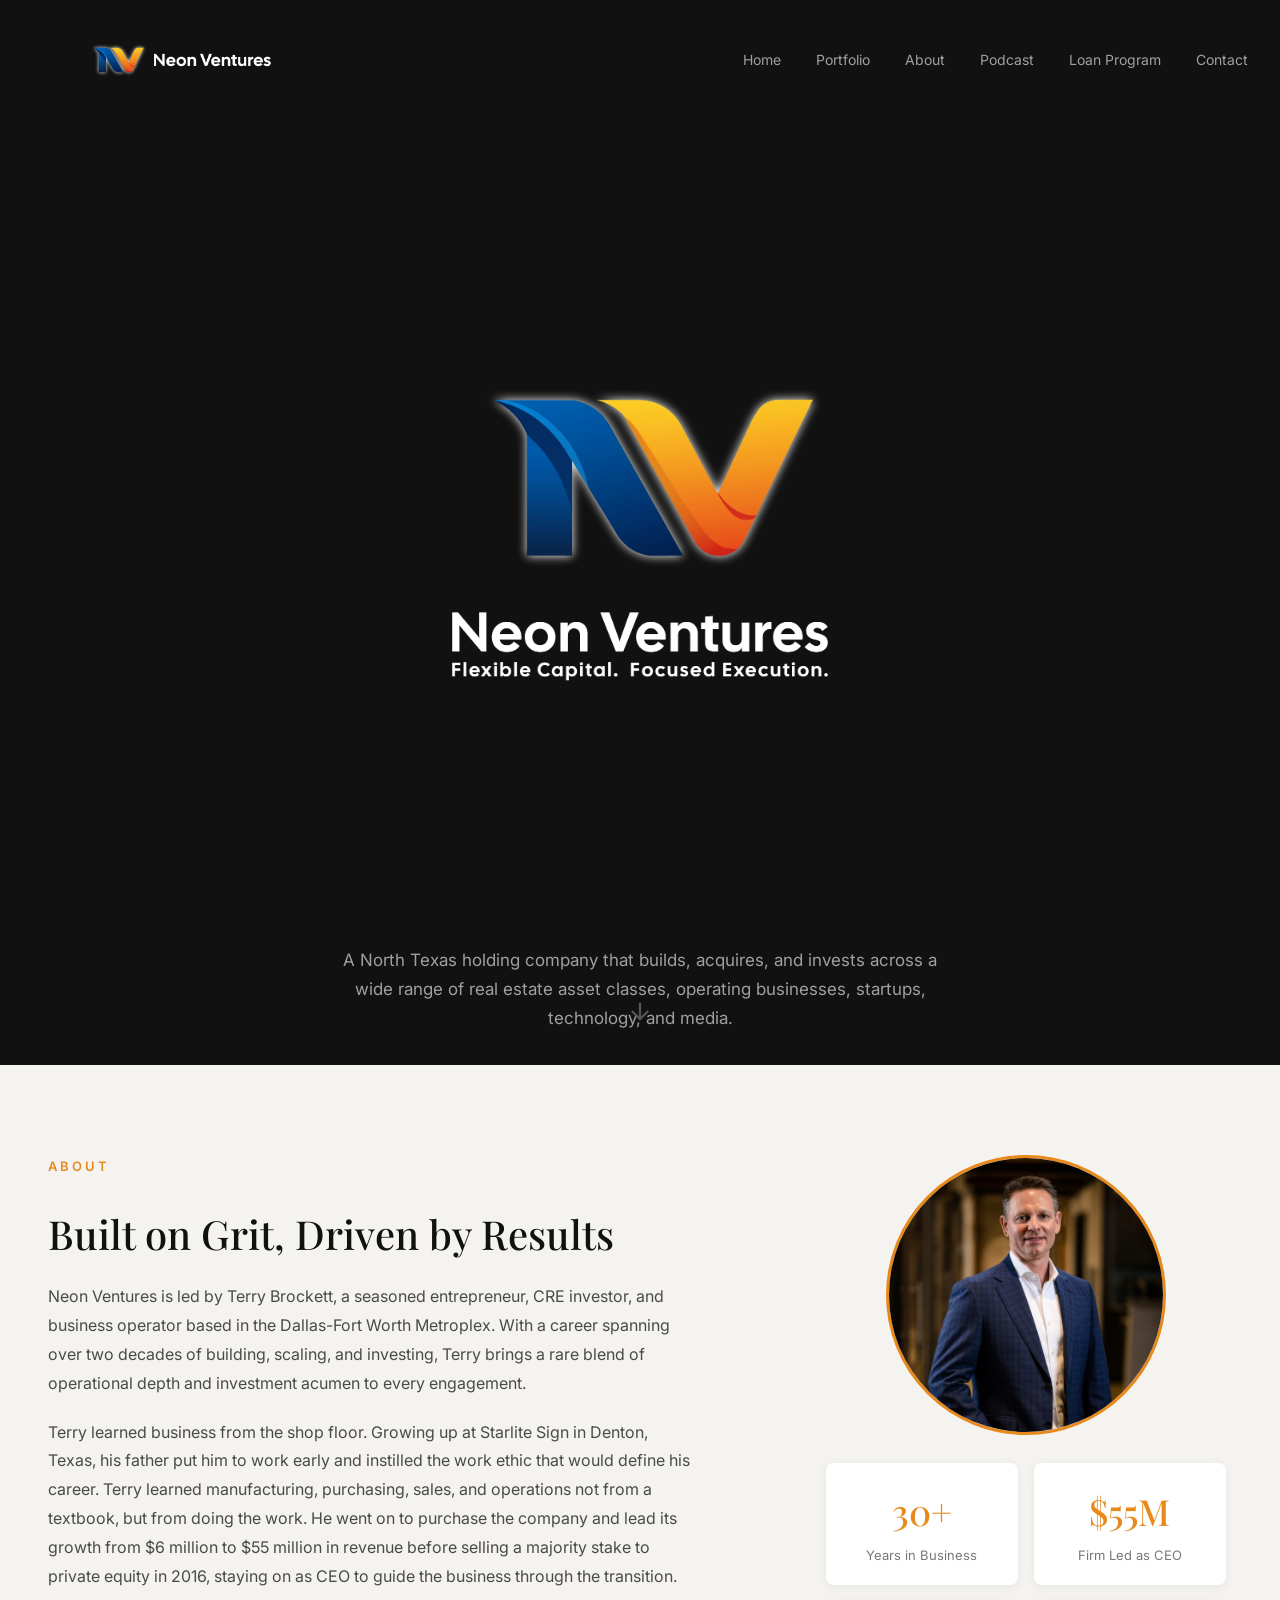
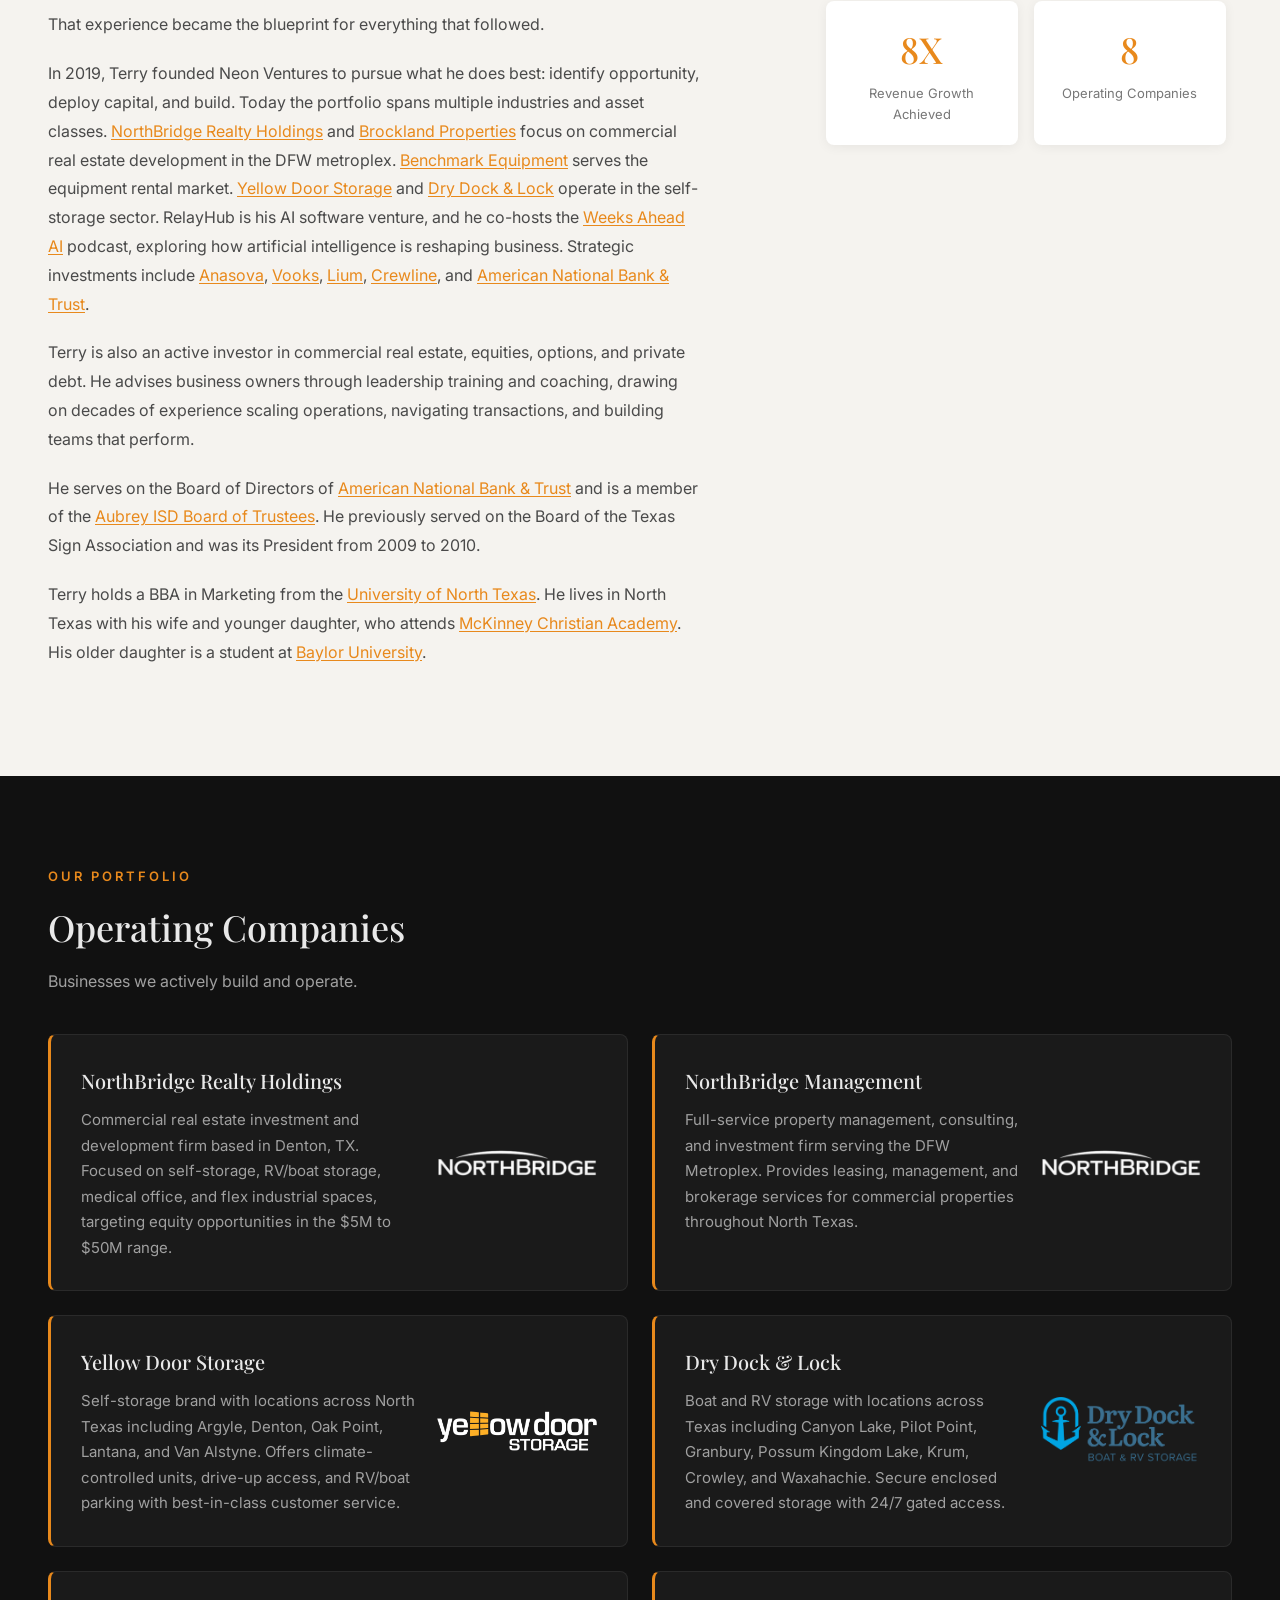
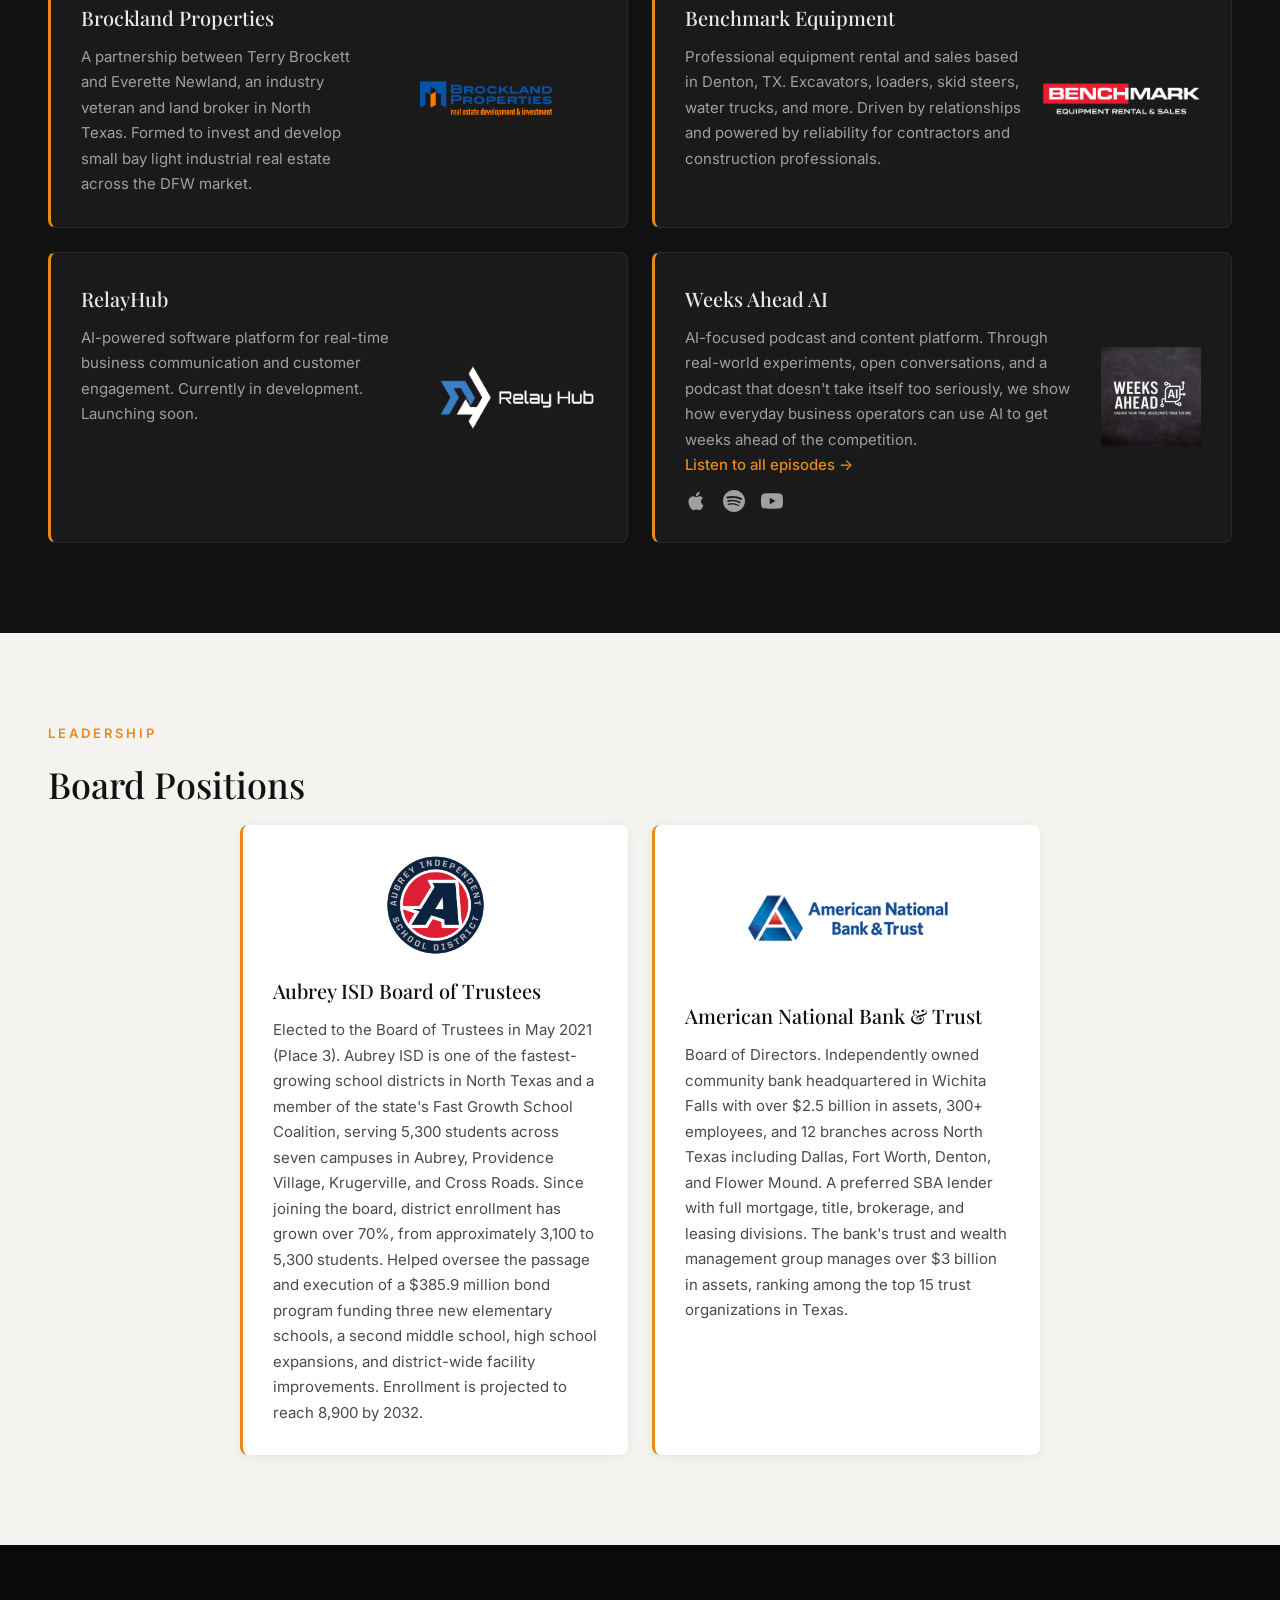
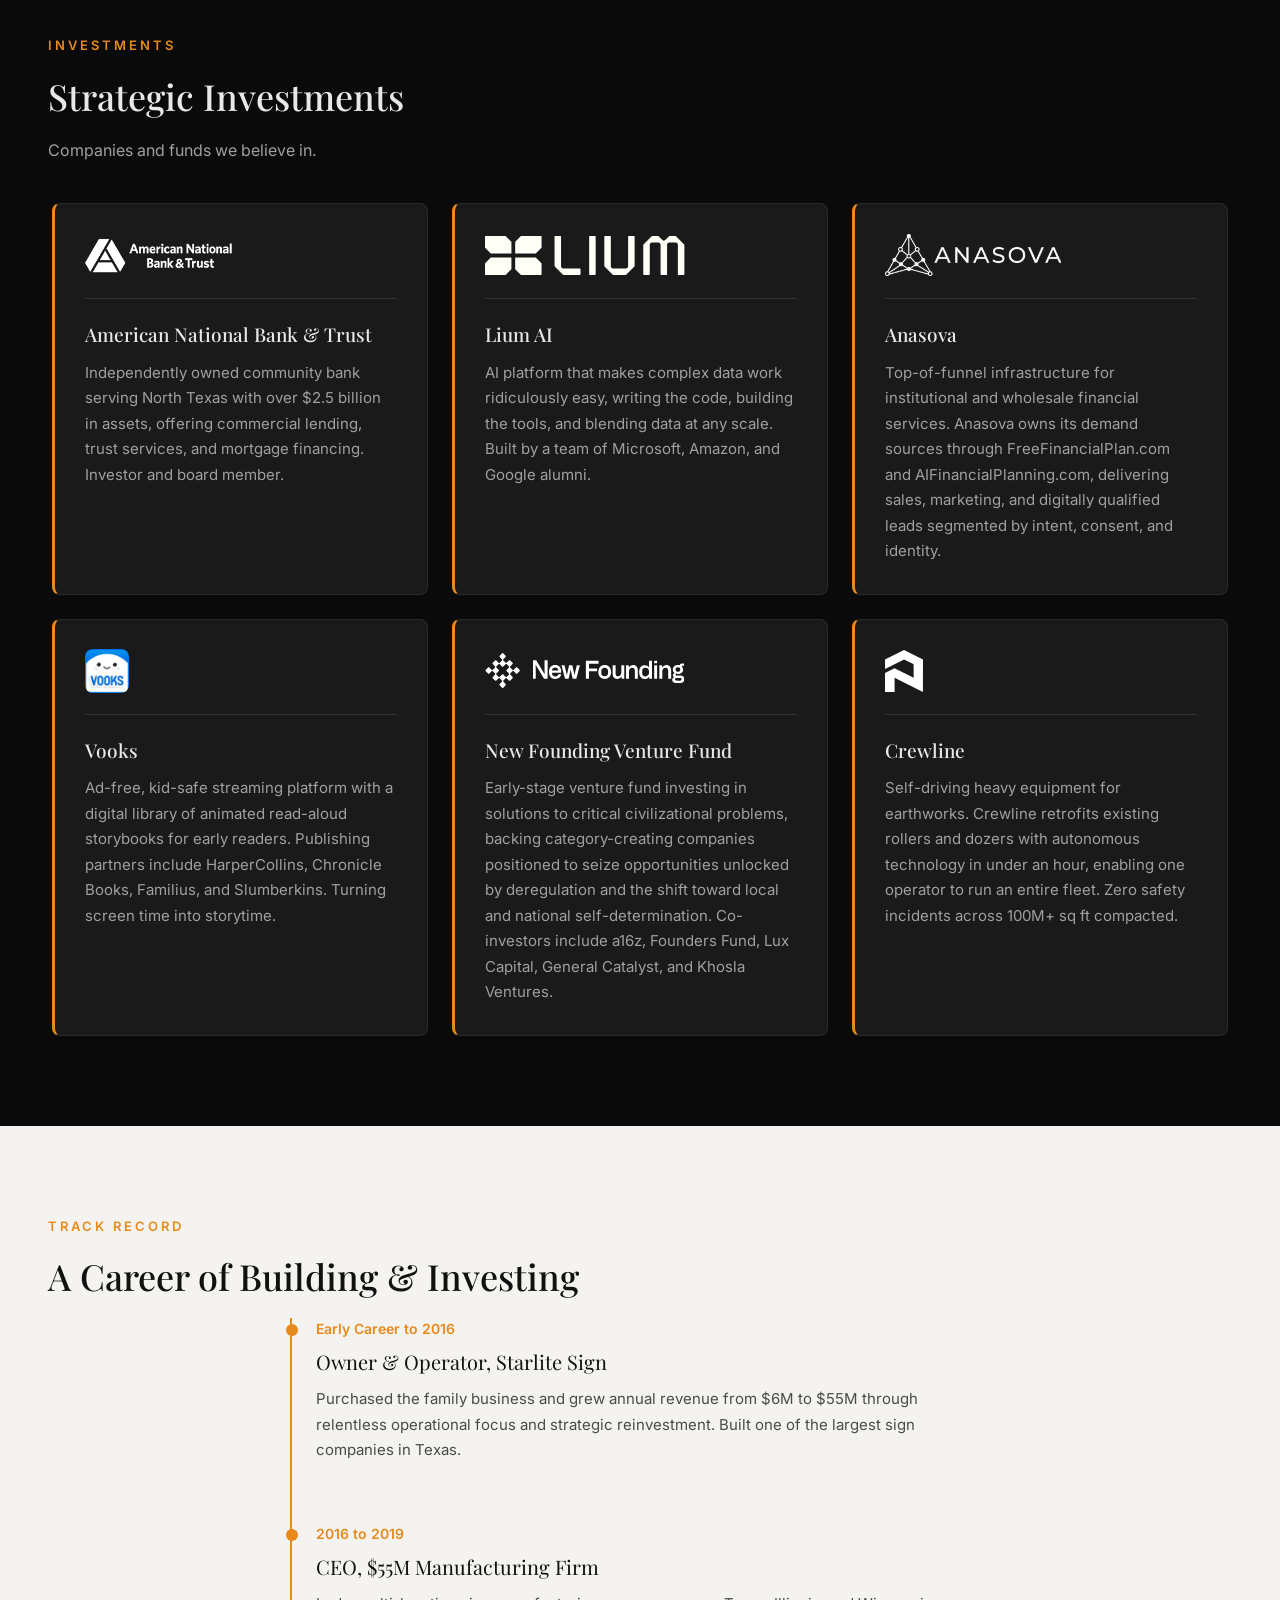
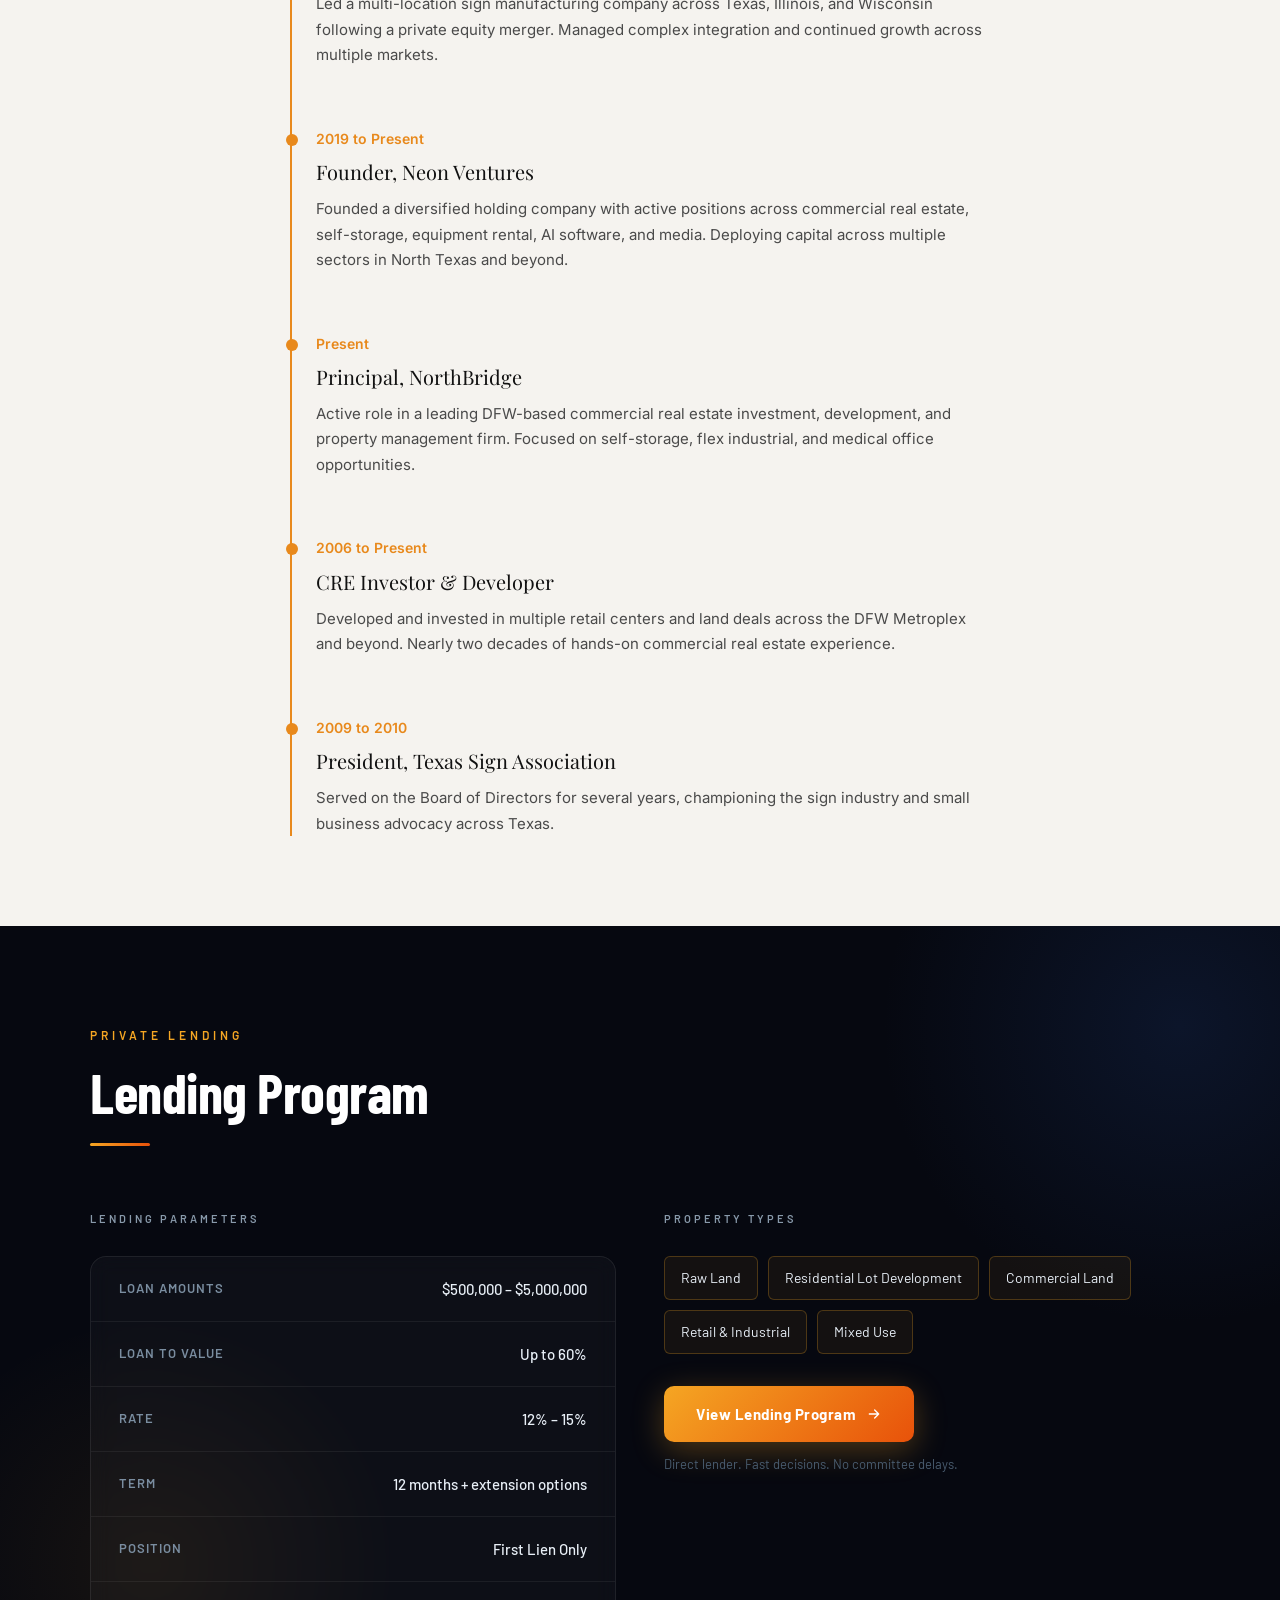
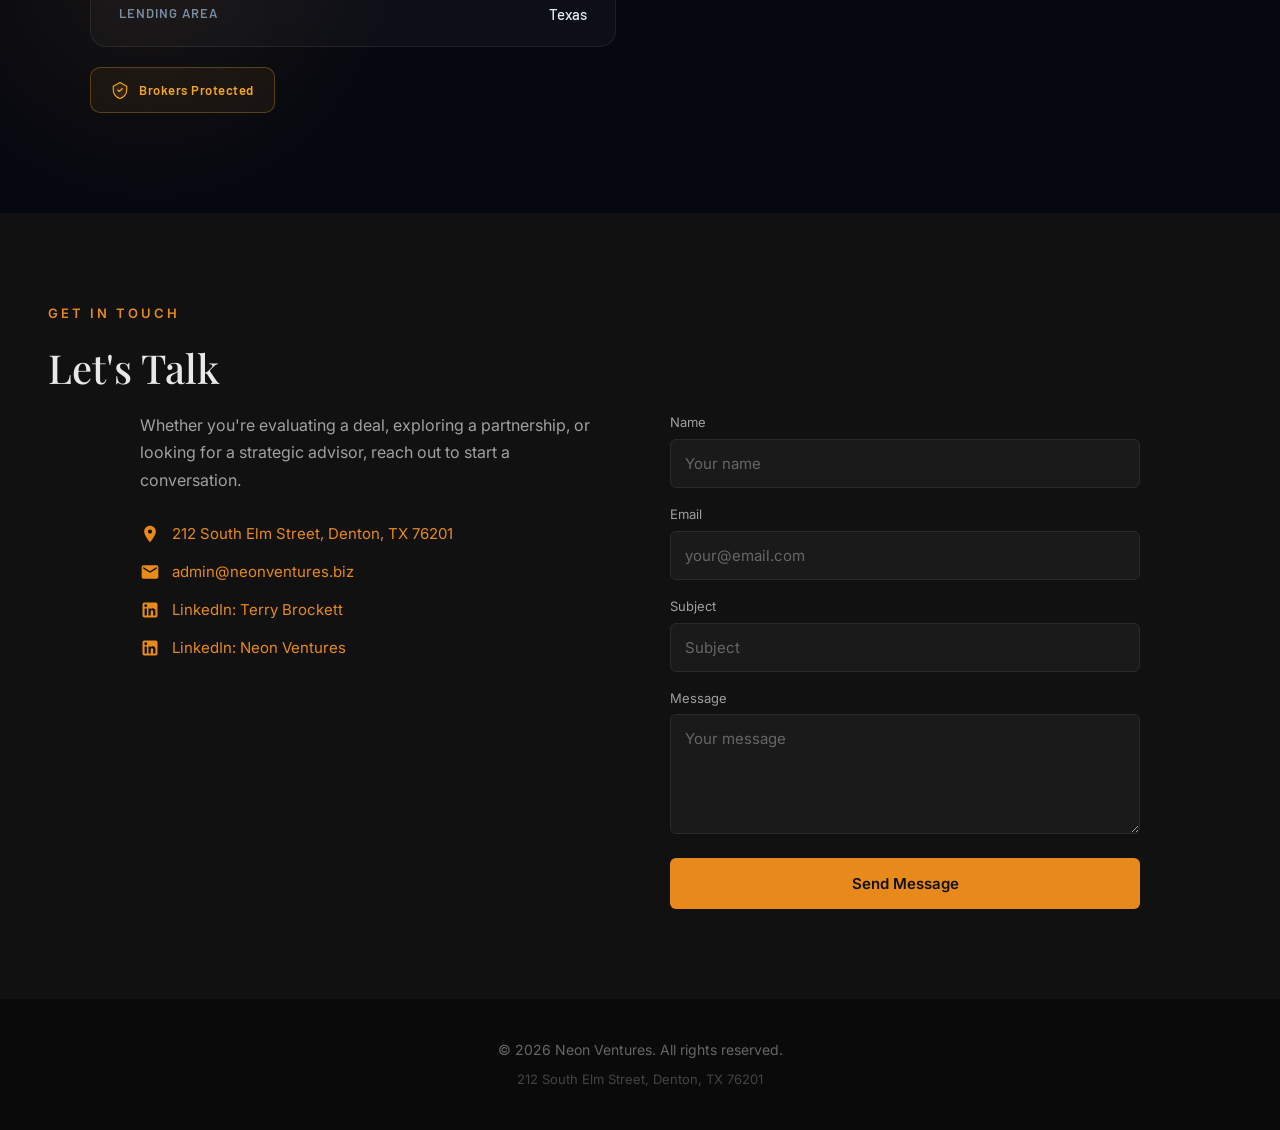
<file: index.html>
<!DOCTYPE html>
<html lang="en">
<head>
  <meta charset="UTF-8">
  <meta name="viewport" content="width=device-width, initial-scale=1.0">
  <title>Neon Ventures | Flexible Capital. Focused Execution.</title>
  <link rel="preconnect" href="https://fonts.googleapis.com">
  <link rel="preconnect" href="https://fonts.gstatic.com" crossorigin>
  <link href="https://fonts.googleapis.com/css2?family=Inter:wght@400;500;600&family=Playfair+Display:wght@400;500;600&display=swap" rel="stylesheet">
  <link href="https://fonts.googleapis.com/css2?family=Barlow:wght@400;500;600;700&family=Barlow+Condensed:wght@600;700&display=swap" rel="stylesheet">
  <meta name="description" content="Neon Ventures is a North Texas holding company that builds, acquires, and invests across real estate, operating businesses, startups, technology, and media.">
  <link rel="icon" type="image/webp" href="neon-ventures-a7.webp">
  <meta name="theme-color" content="#111111">
  <meta property="og:title" content="Neon Ventures | Flexible Capital. Focused Execution.">
  <meta property="og:description" content="A North Texas holding company that builds, acquires, and invests across real estate, operating businesses, startups, technology, and media.">
  <meta property="og:image" content="https://neonventures.biz/neon-ventures-a1.webp">
  <meta property="og:image:width" content="1200">
  <meta property="og:image:height" content="1200">
  <meta property="og:type" content="website">
  <link rel="canonical" href="https://www.neonventures.biz/">
  <meta property="og:url" content="https://www.neonventures.biz/">
  <meta property="og:site_name" content="Neon Ventures">
  <meta name="twitter:card" content="summary_large_image">
  <meta name="twitter:title" content="Neon Ventures | Flexible Capital. Focused Execution.">
  <meta name="twitter:description" content="A North Texas holding company that builds, acquires, and invests across real estate, operating businesses, startups, technology, and media.">
  <meta name="twitter:image" content="https://www.neonventures.biz/neon-ventures-a1.webp">
  <script type="application/ld+json">
  {
    "@context": "https://schema.org",
    "@graph": [
      {
        "@type": "Organization",
        "@id": "https://www.neonventures.biz/#organization",
        "name": "Neon Ventures",
        "url": "https://www.neonventures.biz/",
        "logo": "https://www.neonventures.biz/neon-ventures-a1.webp",
        "email": "admin@neonventures.biz",
        "foundingDate": "2019",
        "description": "A North Texas holding company that builds, acquires, and invests across real estate, operating businesses, startups, technology, and media.",
        "founder": { "@id": "https://www.neonventures.biz/#terry-brockett" },
        "address": {
          "@type": "PostalAddress",
          "streetAddress": "212 South Elm Street",
          "addressLocality": "Denton",
          "addressRegion": "TX",
          "postalCode": "76201",
          "addressCountry": "US"
        },
        "sameAs": ["https://www.linkedin.com/company/111863066"]
      },
      {
        "@type": "Person",
        "@id": "https://www.neonventures.biz/#terry-brockett",
        "name": "Terry Brockett",
        "jobTitle": "Founder",
        "worksFor": { "@id": "https://www.neonventures.biz/#organization" },
        "alumniOf": { "@type": "CollegeOrUniversity", "name": "University of North Texas" },
        "sameAs": ["https://www.linkedin.com/in/terry-brockett-36996916/"]
      },
      {
        "@type": "WebSite",
        "@id": "https://www.neonventures.biz/#website",
        "url": "https://www.neonventures.biz/",
        "name": "Neon Ventures",
        "publisher": { "@id": "https://www.neonventures.biz/#organization" }
      }
    ]
  }
  </script>

  <link rel="stylesheet" href="/styles.css">
</head>
<body>
  <nav class="navbar" id="navbar">
    <a href="#hero" class="navbar-brand">
      <img src="neon-ventures-a7.webp" alt="Neon Ventures">
    </a>
    <div class="nav-links" id="navLinks">
      <a href="#hero">Home</a>
      <a href="#portfolio">Portfolio</a>
      <a href="#about">About</a>
      <a href="/podcast">Podcast</a>
      <a href="/lending">Loan Program</a>
      <a href="#contact">Contact</a>
    </div>
    <button class="nav-toggle" id="navToggle" aria-label="Menu">
      <span></span><span></span><span></span>
    </button>
  </nav>

  <section id="hero" class="hero">
    <img src="neon-ventures-a1.webp" alt="Neon Ventures" class="hero-logo">
    <p class="hero-desc">A North Texas holding company that builds, acquires, and invests across a wide range of real estate asset classes, operating businesses, startups, technology, and media.</p>
    <div class="scroll-indicator">
      <svg viewBox="0 0 24 24" fill="none" stroke="currentColor" stroke-width="2"><path d="M12 5v14M19 12l-7 7-7-7"/></svg>
    </div>
  </section>

  <section id="about" class="section section-light">
    <div class="about-inner">
      <div class="about-bio">
        <p class="section-label">About</p>
        <h2 class="section-header lg" style="color: var(--heading-light);">Built on Grit, Driven by Results</h2>
        <p>Neon Ventures is led by Terry Brockett, a seasoned entrepreneur, CRE investor, and business operator based in the Dallas-Fort Worth Metroplex. With a career spanning over two decades of building, scaling, and investing, Terry brings a rare blend of operational depth and investment acumen to every engagement.</p>
        <p>Terry learned business from the shop floor. Growing up at Starlite Sign in Denton, Texas, his father put him to work early and instilled the work ethic that would define his career. Terry learned manufacturing, purchasing, sales, and operations not from a textbook, but from doing the work. He went on to purchase the company and lead its growth from $6 million to $55 million in revenue before selling a majority stake to private equity in 2016, staying on as CEO to guide the business through the transition.</p>
        <p>That experience became the blueprint for everything that followed.</p>
        <p>In 2019, Terry founded Neon Ventures to pursue what he does best: identify opportunity, deploy capital, and build. Today the portfolio spans multiple industries and asset classes. <a href="https://northbridge.inc" target="_blank" rel="noopener noreferrer">NorthBridge Realty Holdings</a> and <a href="https://www.linkedin.com/company/111873013" target="_blank" rel="noopener noreferrer">Brockland Properties</a> focus on commercial real estate development in the DFW metroplex. <a href="https://benchmarkequip.com" target="_blank" rel="noopener noreferrer">Benchmark Equipment</a> serves the equipment rental market. <a href="https://yellowdoorstorage.com" target="_blank" rel="noopener noreferrer">Yellow Door Storage</a> and <a href="https://drydockboatrv.com" target="_blank" rel="noopener noreferrer">Dry Dock & Lock</a> operate in the self-storage sector. RelayHub is his AI software venture, and he co-hosts the <a href="https://weeksahead.ai" target="_blank" rel="noopener noreferrer">Weeks Ahead AI</a> podcast, exploring how artificial intelligence is reshaping business. Strategic investments include <a href="https://anasova.com" target="_blank" rel="noopener noreferrer">Anasova</a>, <a href="https://vooks.com" target="_blank" rel="noopener noreferrer">Vooks</a>, <a href="https://lium.ai" target="_blank" rel="noopener noreferrer">Lium</a>, <a href="https://crewline.ai" target="_blank" rel="noopener noreferrer">Crewline</a>, and <a href="https://amnat.com" target="_blank" rel="noopener noreferrer">American National Bank & Trust</a>.</p>
        <p>Terry is also an active investor in commercial real estate, equities, options, and private debt. He advises business owners through leadership training and coaching, drawing on decades of experience scaling operations, navigating transactions, and building teams that perform.</p>
        <p>He serves on the Board of Directors of <a href="https://amnat.com" target="_blank" rel="noopener noreferrer">American National Bank & Trust</a> and is a member of the <a href="https://aubreyisd.net" target="_blank" rel="noopener noreferrer">Aubrey ISD Board of Trustees</a>. He previously served on the Board of the Texas Sign Association and was its President from 2009 to 2010.</p>
        <p>Terry holds a BBA in Marketing from the <a href="https://www.unt.edu" target="_blank" rel="noopener noreferrer">University of North Texas</a>. He lives in North Texas with his wife and younger daughter, who attends <a href="https://www.mckinneychristian.org" target="_blank" rel="noopener noreferrer">McKinney Christian Academy</a>. His older daughter is a student at <a href="https://www.baylor.edu" target="_blank" rel="noopener noreferrer">Baylor University</a>.</p>
      </div>
      <div class="about-right">
        <img src="terry-brockett.jpg" alt="Terry Brockett" class="about-photo" loading="lazy">
        <div class="about-stats">
          <div class="about-stat"><div class="num">30+</div><div class="lbl">Years in Business</div></div>
          <div class="about-stat"><div class="num">$55M</div><div class="lbl">Firm Led as CEO</div></div>
          <div class="about-stat"><div class="num">8X</div><div class="lbl">Revenue Growth Achieved</div></div>
          <div class="about-stat"><div class="num">8</div><div class="lbl">Operating Companies</div></div>
        </div>
      </div>
    </div>
  </section>

  <section id="portfolio" class="section section-dark">
    <p class="section-label">Our Portfolio</p>
    <h2 class="section-header">Operating Companies</h2>
    <p class="section-sub">Businesses we actively build and operate.</p>
    <div class="cards-grid col-2">
      <div class="card-dark">
        <div class="card-body">
          <h3><a href="https://northbridge.inc" target="_blank" rel="noopener noreferrer">NorthBridge Realty Holdings</a></h3>
          <p>Commercial real estate investment and development firm based in Denton, TX. Focused on self-storage, RV/boat storage, medical office, and flex industrial spaces, targeting equity opportunities in the $5M to $50M range.</p>
        </div>
        <div class="card-logo-right">
          <a href="https://northbridge.inc" target="_blank" rel="noopener noreferrer"><img src="nb-white-logo.webp" alt="NorthBridge Realty Holdings" loading="lazy"></a>
        </div>
      </div>
      <div class="card-dark">
        <div class="card-body">
          <h3><a href="https://northbridge.inc/management-services/" target="_blank" rel="noopener noreferrer">NorthBridge Management</a></h3>
          <p>Full-service property management, consulting, and investment firm serving the DFW Metroplex. Provides leasing, management, and brokerage services for commercial properties throughout North Texas.</p>
        </div>
        <div class="card-logo-right">
          <a href="https://northbridge.inc/management-services/" target="_blank" rel="noopener noreferrer"><img src="nb-white-logo.webp" alt="NorthBridge Management" loading="lazy"></a>
        </div>
      </div>
      <div class="card-dark">
        <div class="card-body">
          <h3><a href="https://yellowdoorstorage.com" target="_blank" rel="noopener noreferrer">Yellow Door Storage</a></h3>
          <p>Self-storage brand with locations across North Texas including Argyle, Denton, Oak Point, Lantana, and Van Alstyne. Offers climate-controlled units, drive-up access, and RV/boat parking with best-in-class customer service.</p>
        </div>
        <div class="card-logo-right">
          <a href="https://yellowdoorstorage.com" target="_blank" rel="noopener noreferrer"><img src="yellow-door-logo-white-letters.webp" alt="Yellow Door Storage" loading="lazy"></a>
        </div>
      </div>
      <div class="card-dark">
        <div class="card-body">
          <h3><a href="https://drydockboatrv.com" target="_blank" rel="noopener noreferrer">Dry Dock & Lock</a></h3>
          <p>Boat and RV storage with locations across Texas including Canyon Lake, Pilot Point, Granbury, Possum Kingdom Lake, Krum, Crowley, and Waxahachie. Secure enclosed and covered storage with 24/7 gated access.</p>
        </div>
        <div class="card-logo-right">
          <a href="https://drydockboatrv.com" target="_blank" rel="noopener noreferrer"><img src="dry-dock-lock-logo-brs-color.webp" alt="Dry Dock & Lock" loading="lazy"></a>
        </div>
      </div>
      <div class="card-dark">
        <div class="card-body">
          <h3><a href="https://www.linkedin.com/company/111873013" target="_blank" rel="noopener noreferrer">Brockland Properties</a></h3>
          <p>A partnership between Terry Brockett and Everette Newland, an industry veteran and land broker in North Texas. Formed to invest and develop small bay light industrial real estate across the DFW market.</p>
        </div>
        <div class="card-logo-right card-logo-lg">
          <a href="https://www.linkedin.com/company/111873013" target="_blank" rel="noopener noreferrer"><img src="brockland-properties-logo-final.webp" alt="Brockland Properties" loading="lazy"></a>
        </div>
      </div>
      <div class="card-dark">
        <div class="card-body">
          <h3><a href="https://benchmarkequip.com" target="_blank" rel="noopener noreferrer">Benchmark Equipment</a></h3>
          <p>Professional equipment rental and sales based in Denton, TX. Excavators, loaders, skid steers, water trucks, and more. Driven by relationships and powered by reliability for contractors and construction professionals.</p>
        </div>
        <div class="card-logo-right">
          <a href="https://benchmarkequip.com" target="_blank" rel="noopener noreferrer"><img src="benchmark-logo-rgb-color-reverse.webp" alt="Benchmark Equipment" loading="lazy"></a>
        </div>
      </div>
      <div class="card-dark">
        <div class="card-body">
          <h3 class="no-link">RelayHub</h3>
          <p>AI-powered software platform for real-time business communication and customer engagement. Currently in development. Launching soon.</p>
        </div>
        <div class="card-logo-right">
          <img src="relay-hub-branding-reversed.webp" alt="Relay Hub" loading="lazy">
        </div>
      </div>
      <div class="card-dark">
        <div class="card-body">
          <h3><a href="/podcast">Weeks Ahead AI</a></h3>
          <p>AI-focused podcast and content platform. Through real-world experiments, open conversations, and a podcast that doesn't take itself too seriously, we show how everyday business operators can use AI to get weeks ahead of the competition. <a href="/podcast" class="card-inline-link">Listen to all episodes &rarr;</a></p>
          <div class="podcast-links" style="margin-top: 12px; margin-bottom: 0;">
          <a href="https://podcasts.apple.com/us/podcast/weeks-ahead-ai/id1831122696" target="_blank" rel="noopener noreferrer" aria-label="Listen on Apple Podcasts" class="podcast-link-icon">
            <svg width="22" height="22" viewBox="0 0 24 24" fill="currentColor" aria-hidden="true"><path d="M18.71 19.5c-.83 1.24-1.71 2.45-3.05 2.47-1.34.03-1.77-.79-3.29-.79-1.53 0-2 .77-3.27.82-1.31.05-2.3-1.32-3.14-2.53C4.25 17 2.94 12.45 4.7 9.39c.87-1.52 2.43-2.48 4.12-2.51 1.28-.02 2.5.87 3.29.87.78 0 2.26-1.07 3.81-.91.65.03 2.47.26 3.64 1.98-.09.06-2.17 1.28-2.15 3.81.03 3.02 2.65 4.03 2.68 4.04-.03.07-.42 1.44-1.38 2.83M13 3.5c.73-.83 1.94-1.46 2.94-1.5.13 1.17-.34 2.35-1.04 3.19-.69.85-1.83 1.51-2.95 1.42-.15-1.15.41-2.35 1.05-3.11z"/></svg>
          </a>
          <a href="https://open.spotify.com/show/4T69N0FqA46m4SlNnvVf8m" target="_blank" rel="noopener noreferrer" aria-label="Listen on Spotify" class="podcast-link-icon">
            <svg width="22" height="22" viewBox="0 0 24 24" fill="currentColor" aria-hidden="true"><path d="M12 0C5.4 0 0 5.4 0 12s5.4 12 12 12 12-5.4 12-12S18.66 0 12 0zm5.521 17.34c-.24.359-.66.48-1.021.24-2.82-1.74-6.36-2.101-10.561-1.141-.418.122-.779-.179-.899-.539-.12-.421.18-.78.54-.9 4.56-1.021 8.52-.6 11.64 1.32.42.18.479.659.301 1.02zm1.44-3.3c-.301.42-.841.6-1.262.3-3.239-1.98-8.159-2.58-11.939-1.38-.479.12-1.02-.12-1.14-.6-.12-.48.12-1.021.6-1.141C9.6 9.9 15 10.561 18.72 12.84c.361.181.54.78.241 1.2zm.12-3.36C15.24 8.4 8.82 8.16 5.16 9.301c-.6.179-1.2-.181-1.38-.721-.18-.601.18-1.2.72-1.381 4.26-1.26 11.28-1.02 15.721 1.621.539.3.719 1.02.419 1.56-.299.421-1.02.599-1.559.3z"/></svg>
          </a>
          <a href="https://youtube.com/@WeeksAheadAI" target="_blank" rel="noopener noreferrer" aria-label="Watch on YouTube" class="podcast-link-icon">
            <svg width="22" height="22" viewBox="0 0 24 24" fill="currentColor" aria-hidden="true"><path d="M23.498 6.186a3.016 3.016 0 0 0-2.122-2.136C19.505 3.545 12 3.545 12 3.545s-7.505 0-9.377.505A3.017 3.017 0 0 0 .502 6.186C0 8.07 0 12 0 12s0 3.93.502 5.814a3.016 3.016 0 0 0 2.122 2.136c1.871.505 9.376.505 9.376.505s7.505 0 9.377-.505a3.015 3.015 0 0 0 2.122-2.136C24 15.93 24 12 24 12s0-3.93-.502-5.814zM9.545 15.568V8.432L15.818 12l-6.273 3.568z"/></svg>
          </a>
        </div>
        </div>
        <div class="card-logo-right">
          <a href="https://weeksahead.ai" target="_blank" rel="noopener noreferrer"><img src="weeks-ahead-ai.jpeg" alt="Weeks Ahead AI" loading="lazy"></a>
        </div>
      </div>
    </div>
  </section>

  <section class="section section-light">
    <p class="section-label">Leadership</p>
    <h2 class="section-header">Board Positions</h2>
    <div class="cards-narrow">
      <div class="card-light card-with-logo">
        <div class="card-logo-right">
          <a href="https://aubreyisd.net" target="_blank" rel="noopener noreferrer"><img src="aisd-badge-white-bg.webp" alt="Aubrey ISD" loading="lazy"></a>
        </div>
        <div>
          <h3><a href="https://aubreyisd.net" target="_blank" rel="noopener noreferrer">Aubrey ISD Board of Trustees</a></h3>
          <p>Elected to the Board of Trustees in May 2021 (Place 3). Aubrey ISD is one of the fastest-growing school districts in North Texas and a member of the state's Fast Growth School Coalition, serving 5,300 students across seven campuses in Aubrey, Providence Village, Krugerville, and Cross Roads. Since joining the board, district enrollment has grown over 70%, from approximately 3,100 to 5,300 students. Helped oversee the passage and execution of a $385.9 million bond program funding three new elementary schools, a second middle school, high school expansions, and district-wide facility improvements. Enrollment is projected to reach 8,900 by 2032.</p>
        </div>
      </div>
      <div class="card-light card-with-logo">
        <div class="card-logo-right">
          <a href="https://amnat.com" target="_blank" rel="noopener noreferrer"><img src="anbt-logo.webp" alt="American National Bank & Trust" class="card-logo-125" loading="lazy"></a>
        </div>
        <div>
          <h3><a href="https://amnat.com" target="_blank" rel="noopener noreferrer">American National Bank & Trust</a></h3>
          <p>Board of Directors. Independently owned community bank headquartered in Wichita Falls with over $2.5 billion in assets, 300+ employees, and 12 branches across North Texas including Dallas, Fort Worth, Denton, and Flower Mound. A preferred SBA lender with full mortgage, title, brokerage, and leasing divisions. The bank's trust and wealth management group manages over $3 billion in assets, ranking among the top 15 trust organizations in Texas.</p>
        </div>
      </div>
    </div>
  </section>

  <section class="section section-dark-deep">
    <p class="section-label">Investments</p>
    <h2 class="section-header">Strategic Investments</h2>
    <p class="section-sub">Companies and funds we believe in.</p>
    <div class="investments-grid">
      <div class="investment-card">
        <div class="investment-logo">
          <a href="https://amnat.com" target="_blank" rel="noopener noreferrer"><img src="anbt-logo.webp" alt="American National Bank &amp; Trust" class="inv-logo-white" loading="lazy"></a>
        </div>
        <h3><a href="https://amnat.com" target="_blank" rel="noopener noreferrer">American National Bank &amp; Trust</a></h3>
        <p>Independently owned community bank serving North Texas with over $2.5 billion in assets, offering commercial lending, trust services, and mortgage financing. Investor and board member.</p>
      </div>
      <div class="investment-card">
        <div class="investment-logo">
          <a href="https://lium.ai" target="_blank" rel="noopener noreferrer"><img src="Lium-Full-Light.svg" alt="Lium AI" loading="lazy"></a>
        </div>
        <h3><a href="https://lium.ai" target="_blank" rel="noopener noreferrer">Lium AI</a></h3>
        <p>AI platform that makes complex data work ridiculously easy, writing the code, building the tools, and blending data at any scale. Built by a team of Microsoft, Amazon, and Google alumni.</p>
      </div>
      <div class="investment-card">
        <div class="investment-logo">
          <a href="https://anasova.com" target="_blank" rel="noopener noreferrer"><img src="anasova-logo.avif" alt="Anasova" class="inv-logo-white" loading="lazy"></a>
        </div>
        <h3><a href="https://anasova.com" target="_blank" rel="noopener noreferrer">Anasova</a></h3>
        <p>Top-of-funnel infrastructure for institutional and wholesale financial services. Anasova owns its demand sources through FreeFinancialPlan.com and AIFinancialPlanning.com, delivering sales, marketing, and digitally qualified leads segmented by intent, consent, and identity.</p>
      </div>
      <div class="investment-card">
        <div class="investment-logo">
          <a href="https://vooks.com" target="_blank" rel="noopener noreferrer"><img src="vooks-logo.jpeg" alt="Vooks" class="inv-logo-tile" loading="lazy"></a>
        </div>
        <h3><a href="https://vooks.com" target="_blank" rel="noopener noreferrer">Vooks</a></h3>
        <p>Ad-free, kid-safe streaming platform with a digital library of animated read-aloud storybooks for early readers. Publishing partners include HarperCollins, Chronicle Books, Familius, and Slumberkins. Turning screen time into storytime.</p>
      </div>
      <div class="investment-card">
        <div class="investment-logo">
          <a href="https://www.newfounding.com/venture" target="_blank" rel="noopener noreferrer"><img src="New_Founding_Logo.svg" alt="New Founding" loading="lazy"></a>
        </div>
        <h3><a href="https://www.newfounding.com/venture" target="_blank" rel="noopener noreferrer">New Founding Venture Fund</a></h3>
        <p>Early-stage venture fund investing in solutions to critical civilizational problems, backing category-creating companies positioned to seize opportunities unlocked by deregulation and the shift toward local and national self-determination. Co-investors include a16z, Founders Fund, Lux Capital, General Catalyst, and Khosla Ventures.</p>
      </div>
      <div class="investment-card">
        <div class="investment-logo">
          <a href="https://crewline.ai" target="_blank" rel="noopener noreferrer"><img src="crewline-logo.svg" alt="Crewline" class="inv-logo-white" loading="lazy"></a>
        </div>
        <h3><a href="https://crewline.ai" target="_blank" rel="noopener noreferrer">Crewline</a></h3>
        <p>Self-driving heavy equipment for earthworks. Crewline retrofits existing rollers and dozers with autonomous technology in under an hour, enabling one operator to run an entire fleet. Zero safety incidents across 100M+ sq ft compacted.</p>
      </div>
    </div>
  </section>

  <section class="section section-light">
    <p class="section-label">Track Record</p>
    <h2 class="section-header">A Career of Building & Investing</h2>
    <div class="timeline">
      <div class="timeline-item">
        <div class="date">Early Career to 2016</div>
        <div class="title">Owner & Operator, Starlite Sign</div>
        <div class="desc">Purchased the family business and grew annual revenue from $6M to $55M through relentless operational focus and strategic reinvestment. Built one of the largest sign companies in Texas.</div>
      </div>
      <div class="timeline-item">
        <div class="date">2016 to 2019</div>
        <div class="title">CEO, $55M Manufacturing Firm</div>
        <div class="desc">Led a multi-location sign manufacturing company across Texas, Illinois, and Wisconsin following a private equity merger. Managed complex integration and continued growth across multiple markets.</div>
      </div>
      <div class="timeline-item">
        <div class="date">2019 to Present</div>
        <div class="title">Founder, Neon Ventures</div>
        <div class="desc">Founded a diversified holding company with active positions across commercial real estate, self-storage, equipment rental, AI software, and media. Deploying capital across multiple sectors in North Texas and beyond.</div>
      </div>
      <div class="timeline-item">
        <div class="date">Present</div>
        <div class="title">Principal, NorthBridge</div>
        <div class="desc">Active role in a leading DFW-based commercial real estate investment, development, and property management firm. Focused on self-storage, flex industrial, and medical office opportunities.</div>
      </div>
      <div class="timeline-item">
        <div class="date">2006 to Present</div>
        <div class="title">CRE Investor & Developer</div>
        <div class="desc">Developed and invested in multiple retail centers and land deals across the DFW Metroplex and beyond. Nearly two decades of hands-on commercial real estate experience.</div>
      </div>
      <div class="timeline-item">
        <div class="date">2009 to 2010</div>
        <div class="title">President, Texas Sign Association</div>
        <div class="desc">Served on the Board of Directors for several years, championing the sign industry and small business advocacy across Texas.</div>
      </div>
    </div>
  </section>

  <section id="lending-program">
    <div class="lp-glow-1"></div>
    <div class="lp-glow-2"></div>
    <div class="lp-inner">
      <div class="lp-header">
        <p class="lp-eyebrow">Private Lending</p>
        <h2 class="lp-title">Lending Program</h2>
        <div class="lp-rule"></div>
      </div>
      <div class="lp-grid">
        <div>
          <p class="lp-col-label">Lending Parameters</p>
          <div class="lp-params-table">
            <div class="lp-param-row">
              <span class="lp-param-label">Loan Amounts</span>
              <span class="lp-param-value">$500,000 &ndash; $5,000,000</span>
            </div>
            <div class="lp-param-row">
              <span class="lp-param-label">Loan to Value</span>
              <span class="lp-param-value">Up to 60%</span>
            </div>
            <div class="lp-param-row">
              <span class="lp-param-label">Rate</span>
              <span class="lp-param-value">12% &ndash; 15%</span>
            </div>
            <div class="lp-param-row">
              <span class="lp-param-label">Term</span>
              <span class="lp-param-value">12 months + extension options</span>
            </div>
            <div class="lp-param-row">
              <span class="lp-param-label">Position</span>
              <span class="lp-param-value">First Lien Only</span>
            </div>
            <div class="lp-param-row">
              <span class="lp-param-label">Lending Area</span>
              <span class="lp-param-value">Texas</span>
            </div>
          </div>
          <div class="lp-brokers-badge">
            <svg width="18" height="18" viewBox="0 0 24 24" fill="none">
              <path d="M12 2L3 7v5c0 5.25 3.75 10.15 9 11.35C17.25 22.15 21 17.25 21 12V7L12 2Z" stroke="#F5A623" stroke-width="1.5" fill="rgba(245,166,35,0.1)" stroke-linejoin="round"/>
              <path d="M9 12l2 2 4-4" stroke="#F5A623" stroke-width="1.5" stroke-linecap="round" stroke-linejoin="round"/>
            </svg>
            <span>Brokers Protected</span>
          </div>
        </div>
        <div>
          <p class="lp-col-label">Property Types</p>
          <div class="lp-type-chips">
            <span>Raw Land</span>
            <span>Residential Lot Development</span>
            <span>Commercial Land</span>
            <span>Retail &amp; Industrial</span>
            <span>Mixed Use</span>
          </div>
          <div class="lp-cta-wrap">
            <a href="/lending" class="lp-cta-btn">
              View Lending Program
              <svg width="16" height="16" viewBox="0 0 24 24" fill="none">
                <path d="M5 12h14M13 6l6 6-6 6" stroke="white" stroke-width="2" stroke-linecap="round" stroke-linejoin="round"/>
              </svg>
            </a>
            <p class="lp-cta-tagline">Direct lender. Fast decisions. No committee delays.</p>
          </div>
        </div>
      </div>
    </div>
  </section>

  <section id="contact" class="section section-dark">
    <p class="section-label">Get in Touch</p>
    <h2 class="section-header lg">Let's Talk</h2>
    <div class="contact-inner">
      <div class="contact-left">
        <p class="contact-intro">Whether you're evaluating a deal, exploring a partnership, or looking for a strategic advisor, reach out to start a conversation.</p>
        <div class="contact-details">
          <p><span class="ico"><svg viewBox="0 0 24 24" fill="currentColor"><path d="M12 2C8.13 2 5 5.13 5 9c0 5.25 7 13 7 13s7-7.75 7-13c0-3.87-3.13-7-7-7zm0 9.5c-1.38 0-2.5-1.12-2.5-2.5s1.12-2.5 2.5-2.5 2.5 1.12 2.5 2.5-1.12 2.5-2.5 2.5z"/></svg></span><a href="https://www.google.com/maps?q=212+South+Elm+Street,+Denton,+TX+76201" target="_blank" rel="noopener noreferrer">212 South Elm Street, Denton, TX 76201</a></p>
          <p><span class="ico"><svg viewBox="0 0 24 24" fill="currentColor"><path d="M20 4H4c-1.1 0-2 .9-2 2v12c0 1.1.9 2 2 2h16c1.1 0 2-.9 2-2V6c0-1.1-.9-2-2-2zm0 4l-8 5-8-5V6l8 5 8-5v2z"/></svg></span><a href="mailto:admin@neonventures.biz">admin@neonventures.biz</a></p>
          <p><span class="ico"><svg viewBox="0 0 24 24" fill="currentColor"><path d="M19 3a2 2 0 0 1 2 2v14a2 2 0 0 1-2 2H5a2 2 0 0 1-2-2V5a2 2 0 0 1 2-2h14m-.5 15.5v-5.3a3.26 3.26 0 0 0-3.26-3.26c-.85 0-1.84.52-2.32 1.3v-1.11h-2.79v8.37h2.79v-4.93c0-.77.62-1.4 1.39-1.4a1.4 1.4 0 0 1 1.4 1.4v4.93h2.79M6.88 8.56a1.68 1.68 0 0 0 1.68-1.68c0-.93-.75-1.69-1.68-1.69a1.69 1.69 0 0 0-1.69 1.69c0 .93.76 1.68 1.69 1.68m1.39 9.94v-8.37H5.5v8.37h2.77z"/></svg></span><a href="https://www.linkedin.com/in/terry-brockett-36996916/" target="_blank" rel="noopener noreferrer">LinkedIn: Terry Brockett</a></p>
          <p><span class="ico"><svg viewBox="0 0 24 24" fill="currentColor"><path d="M19 3a2 2 0 0 1 2 2v14a2 2 0 0 1-2 2H5a2 2 0 0 1-2-2V5a2 2 0 0 1 2-2h14m-.5 15.5v-5.3a3.26 3.26 0 0 0-3.26-3.26c-.85 0-1.84.52-2.32 1.3v-1.11h-2.79v8.37h2.79v-4.93c0-.77.62-1.4 1.39-1.4a1.4 1.4 0 0 1 1.4 1.4v4.93h2.79M6.88 8.56a1.68 1.68 0 0 0 1.68-1.68c0-.93-.75-1.69-1.68-1.69a1.69 1.69 0 0 0-1.69 1.69c0 .93.76 1.68 1.69 1.68m1.39 9.94v-8.37H5.5v8.37h2.77z"/></svg></span><a href="https://www.linkedin.com/company/111863066" target="_blank" rel="noopener noreferrer">LinkedIn: Neon Ventures</a></p>
        </div>
      </div>
      <form class="contact-form" id="contactForm" action="https://formsubmit.co/admin@neonventures.biz" method="POST">
        <input type="hidden" name="_subject" value="New inquiry from neonventures.biz">
        <input type="hidden" name="_captcha" value="false">
        <input type="hidden" name="_next" value="https://www.neonventures.biz/?thanks=1">
        <input type="text" name="_honey" style="display:none">
        <label for="name">Name</label>
        <input type="text" id="name" name="name" required placeholder="Your name">
        <label for="email">Email</label>
        <input type="email" id="email" name="email" required placeholder="your@email.com">
        <label for="subject">Subject</label>
        <input type="text" id="subject" name="subject" placeholder="Subject">
        <label for="message">Message</label>
        <textarea id="message" name="message" required placeholder="Your message"></textarea>
        <button type="submit" class="btn-submit">Send Message</button>
      </form>
    </div>
  </section>

  <footer class="footer">
    <p>© 2026 Neon Ventures. All rights reserved.</p>
    <p class="address">212 South Elm Street, Denton, TX 76201</p>
  </footer>

  <script src="/site.js"></script>
</body>
</html>
</file>
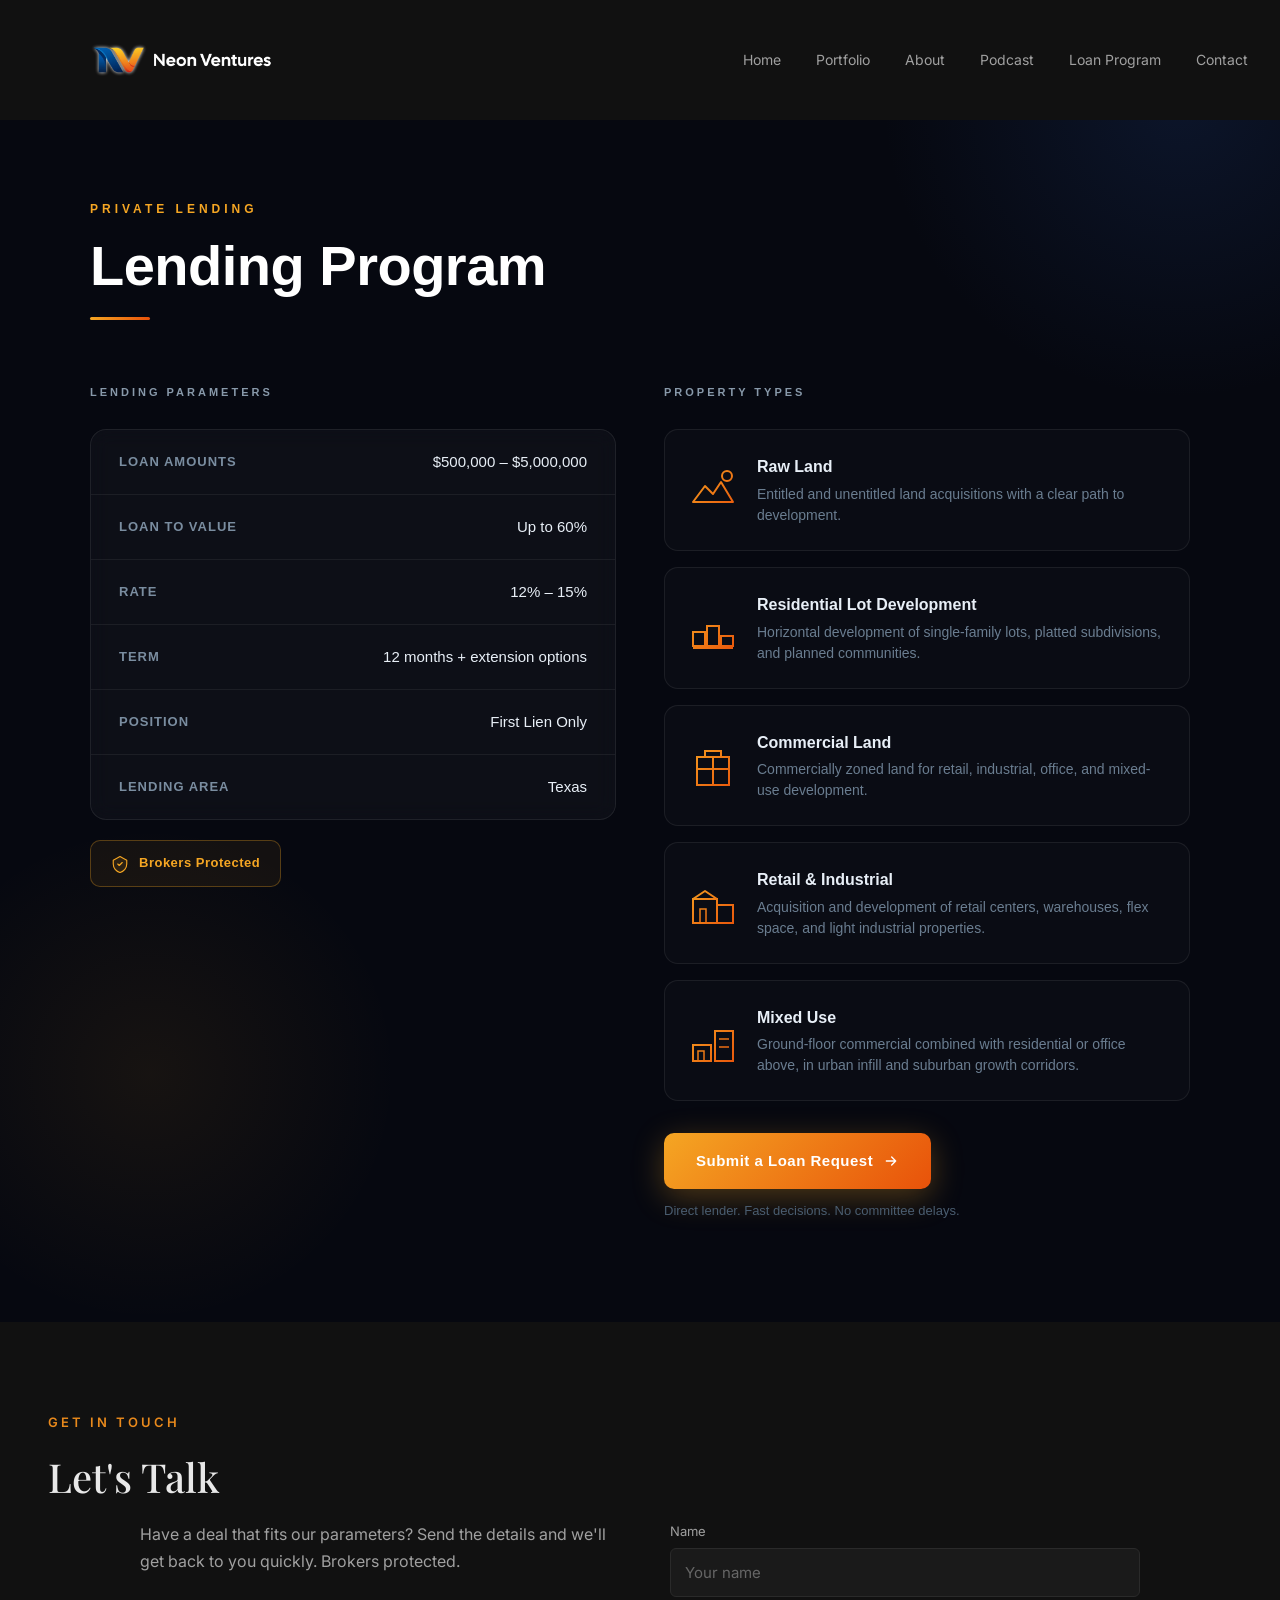
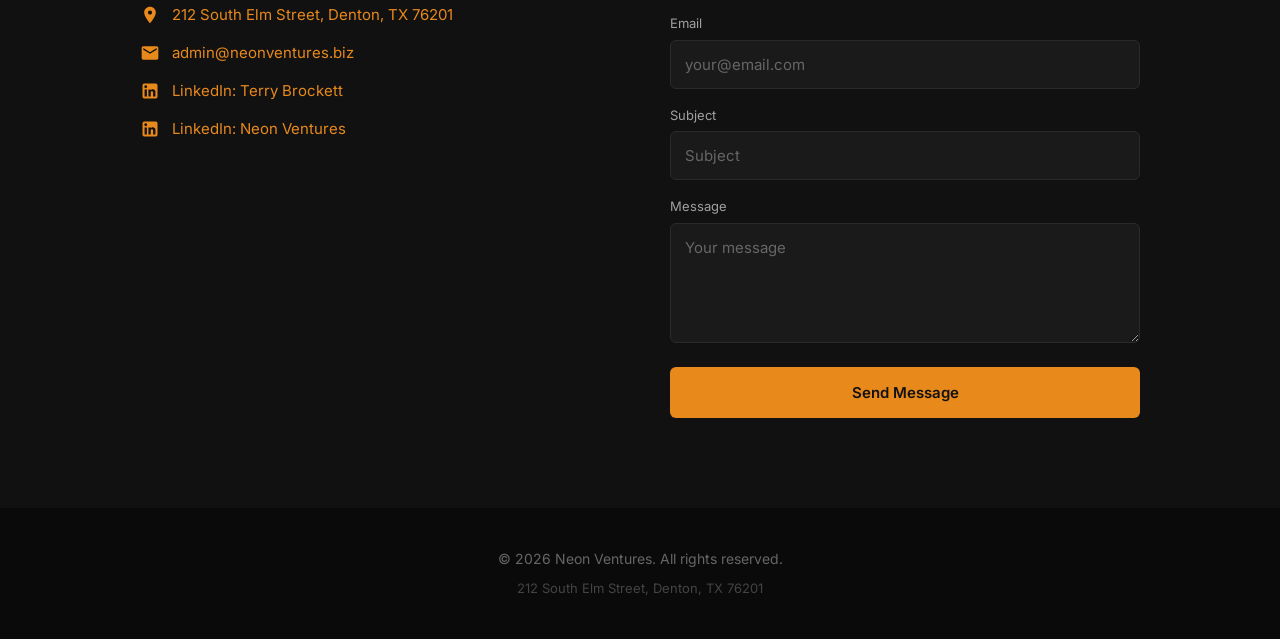
<file: lending.html>
<!DOCTYPE html>
<html lang="en">
<head>
  <meta charset="UTF-8">
  <meta name="viewport" content="width=device-width, initial-scale=1.0">
  <title>Texas Private Real Estate Lending | Neon Ventures</title>
  <link rel="preconnect" href="https://fonts.googleapis.com">
  <link rel="preconnect" href="https://fonts.gstatic.com" crossorigin>
  <link href="https://fonts.googleapis.com/css2?family=Inter:wght@400;500;600&family=Playfair+Display:wght@400;500;600&display=swap" rel="stylesheet">
  <meta name="description" content="Direct private lender for Texas real estate. First-lien loans from $500K to $5M, up to 60% LTV, 12-month terms. Land, commercial, retail, industrial. Brokers protected.">
  <link rel="icon" type="image/webp" href="/neon-ventures-a7.webp">
  <meta name="theme-color" content="#111111">
  <link rel="canonical" href="https://www.neonventures.biz/lending">
  <meta property="og:title" content="Texas Private Real Estate Lending | Neon Ventures">
  <meta property="og:description" content="Direct private lender for Texas real estate. First-lien loans from $500K to $5M, up to 60% LTV, 12-month terms. Land, commercial, retail, industrial. Brokers protected.">
  <meta property="og:image" content="https://www.neonventures.biz/neon-ventures-a1.webp">
  <meta property="og:url" content="https://www.neonventures.biz/lending">
  <meta property="og:type" content="website">
  <meta property="og:site_name" content="Neon Ventures">
  <meta name="twitter:card" content="summary_large_image">
  <meta name="twitter:title" content="Texas Private Real Estate Lending | Neon Ventures">
  <meta name="twitter:description" content="Direct private lender for Texas real estate. First-lien loans from $500K to $5M, up to 60% LTV, 12-month terms. Land, commercial, retail, industrial. Brokers protected.">
  <meta name="twitter:image" content="https://www.neonventures.biz/neon-ventures-a1.webp">
  <link rel="stylesheet" href="/styles.css">
  <script type="application/ld+json">
  {
    "@context": "https://schema.org",
    "@graph": [
      {
        "@type": "LoanOrCredit",
        "name": "Neon Ventures Private Lending Program",
        "url": "https://www.neonventures.biz/lending",
        "description": "Direct private lender for Texas real estate. First-lien loans from $500K to $5M, up to 60% LTV, 12-month terms. Land, commercial, retail, industrial. Brokers protected.",
        "loanType": "Real estate bridge loan",
        "currency": "USD",
        "amount": { "@type": "MonetaryAmount", "currency": "USD", "minValue": 500000, "maxValue": 5000000 },
        "loanTerm": { "@type": "QuantitativeValue", "value": 12, "unitCode": "MON" },
        "areaServed": { "@type": "State", "name": "Texas" },
        "provider": {
          "@type": "Organization",
          "name": "Neon Ventures",
          "url": "https://www.neonventures.biz/",
          "email": "admin@neonventures.biz",
          "address": {
            "@type": "PostalAddress",
            "streetAddress": "212 South Elm Street",
            "addressLocality": "Denton",
            "addressRegion": "TX",
            "postalCode": "76201",
            "addressCountry": "US"
          }
        }
      },
      {
        "@type": "BreadcrumbList",
        "itemListElement": [
          { "@type": "ListItem", "position": 1, "name": "Home", "item": "https://www.neonventures.biz/" },
          { "@type": "ListItem", "position": 2, "name": "Lending Program", "item": "https://www.neonventures.biz/lending" }
        ]
      }
    ]
  }
  </script>
</head>
<body>
  <nav class="navbar" id="navbar">
    <a href="/" class="navbar-brand">
      <img src="neon-ventures-a7.webp" alt="Neon Ventures">
    </a>
    <div class="nav-links" id="navLinks">
      <a href="/">Home</a>
      <a href="/#portfolio">Portfolio</a>
      <a href="/#about">About</a>
      <a href="/podcast">Podcast</a>
      <a href="/lending" aria-current="page">Loan Program</a>
      <a href="#contact">Contact</a>
    </div>
    <button class="nav-toggle" id="navToggle" aria-label="Menu">
      <span></span><span></span><span></span>
    </button>
  </nav>

  <section id="lending-program" class="lp-standalone">
    <div class="lp-glow-1"></div>
    <div class="lp-glow-2"></div>
    <div class="lp-inner">
      <div class="lp-header">
        <p class="lp-eyebrow">Private Lending</p>
        <h2 class="lp-title">Lending Program</h2>
        <div class="lp-rule"></div>
      </div>
      <div class="lp-grid">
        <div>
          <p class="lp-col-label">Lending Parameters</p>
          <div class="lp-params-table">
            <div class="lp-param-row">
              <span class="lp-param-label">Loan Amounts</span>
              <span class="lp-param-value">$500,000 &ndash; $5,000,000</span>
            </div>
            <div class="lp-param-row">
              <span class="lp-param-label">Loan to Value</span>
              <span class="lp-param-value">Up to 60%</span>
            </div>
            <div class="lp-param-row">
              <span class="lp-param-label">Rate</span>
              <span class="lp-param-value">12% &ndash; 15%</span>
            </div>
            <div class="lp-param-row">
              <span class="lp-param-label">Term</span>
              <span class="lp-param-value">12 months + extension options</span>
            </div>
            <div class="lp-param-row">
              <span class="lp-param-label">Position</span>
              <span class="lp-param-value">First Lien Only</span>
            </div>
            <div class="lp-param-row">
              <span class="lp-param-label">Lending Area</span>
              <span class="lp-param-value">Texas</span>
            </div>
          </div>
          <div class="lp-brokers-badge">
            <svg width="18" height="18" viewBox="0 0 24 24" fill="none">
              <path d="M12 2L3 7v5c0 5.25 3.75 10.15 9 11.35C17.25 22.15 21 17.25 21 12V7L12 2Z" stroke="#F5A623" stroke-width="1.5" fill="rgba(245,166,35,0.1)" stroke-linejoin="round"/>
              <path d="M9 12l2 2 4-4" stroke="#F5A623" stroke-width="1.5" stroke-linecap="round" stroke-linejoin="round"/>
            </svg>
            <span>Brokers Protected</span>
          </div>
        </div>
        <div>
          <p class="lp-col-label">Property Types</p>
          <div class="lp-property-cards">
            <div class="lp-property-card">
              <svg class="lp-property-icon" viewBox="0 0 48 48" fill="none">
                <defs><linearGradient id="lp-g1" x1="0" y1="0" x2="48" y2="48" gradientUnits="userSpaceOnUse"><stop stop-color="#F5A623"/><stop offset="1" stop-color="#E8520A"/></linearGradient></defs>
                <path d="M4 36L16 20L24 28L32 16L44 36H4Z" stroke="url(#lp-g1)" stroke-width="2" stroke-linejoin="round" fill="none"/>
                <circle cx="38" cy="10" r="5" stroke="url(#lp-g1)" stroke-width="2" fill="none"/>
              </svg>
              <div>
                <div class="lp-property-name">Raw Land</div>
                <div class="lp-property-desc">Entitled and unentitled land acquisitions with a clear path to development.</div>
              </div>
            </div>
            <div class="lp-property-card">
              <svg class="lp-property-icon" viewBox="0 0 48 48" fill="none">
                <defs><linearGradient id="lp-g2" x1="0" y1="0" x2="48" y2="48" gradientUnits="userSpaceOnUse"><stop stop-color="#F5A623"/><stop offset="1" stop-color="#E8520A"/></linearGradient></defs>
                <rect x="4" y="28" width="12" height="14" stroke="url(#lp-g2)" stroke-width="2" fill="none"/>
                <rect x="18" y="22" width="12" height="20" stroke="url(#lp-g2)" stroke-width="2" fill="none"/>
                <rect x="32" y="32" width="12" height="10" stroke="url(#lp-g2)" stroke-width="2" fill="none"/>
                <path d="M4 44H44" stroke="url(#lp-g2)" stroke-width="2"/>
              </svg>
              <div>
                <div class="lp-property-name">Residential Lot Development</div>
                <div class="lp-property-desc">Horizontal development of single-family lots, platted subdivisions, and planned communities.</div>
              </div>
            </div>
            <div class="lp-property-card">
              <svg class="lp-property-icon" viewBox="0 0 48 48" fill="none">
                <defs><linearGradient id="lp-g3" x1="0" y1="0" x2="48" y2="48" gradientUnits="userSpaceOnUse"><stop stop-color="#F5A623"/><stop offset="1" stop-color="#E8520A"/></linearGradient></defs>
                <rect x="8" y="16" width="32" height="28" stroke="url(#lp-g3)" stroke-width="2" fill="none"/>
                <path d="M16 16V10H32V16" stroke="url(#lp-g3)" stroke-width="2" fill="none"/>
                <line x1="8" y1="28" x2="40" y2="28" stroke="url(#lp-g3)" stroke-width="2"/>
                <line x1="24" y1="16" x2="24" y2="44" stroke="url(#lp-g3)" stroke-width="2"/>
              </svg>
              <div>
                <div class="lp-property-name">Commercial Land</div>
                <div class="lp-property-desc">Commercially zoned land for retail, industrial, office, and mixed-use development.</div>
              </div>
            </div>
            <div class="lp-property-card">
              <svg class="lp-property-icon" viewBox="0 0 48 48" fill="none">
                <defs><linearGradient id="lp-g4" x1="0" y1="0" x2="48" y2="48" gradientUnits="userSpaceOnUse"><stop stop-color="#F5A623"/><stop offset="1" stop-color="#E8520A"/></linearGradient></defs>
                <rect x="4" y="20" width="24" height="24" stroke="url(#lp-g4)" stroke-width="2" fill="none"/>
                <rect x="28" y="26" width="16" height="18" stroke="url(#lp-g4)" stroke-width="2" fill="none"/>
                <path d="M4 20l12-8 12 8" stroke="url(#lp-g4)" stroke-width="2" stroke-linejoin="round" fill="none"/>
                <rect x="11" y="30" width="6" height="14" stroke="url(#lp-g4)" stroke-width="1.5" fill="none"/>
              </svg>
              <div>
                <div class="lp-property-name">Retail &amp; Industrial</div>
                <div class="lp-property-desc">Acquisition and development of retail centers, warehouses, flex space, and light industrial properties.</div>
              </div>
            </div>
            <div class="lp-property-card">
              <svg class="lp-property-icon" viewBox="0 0 48 48" fill="none">
                <defs><linearGradient id="lp-g5" x1="0" y1="0" x2="48" y2="48" gradientUnits="userSpaceOnUse"><stop stop-color="#F5A623"/><stop offset="1" stop-color="#E8520A"/></linearGradient></defs>
                <rect x="4" y="28" width="18" height="16" stroke="url(#lp-g5)" stroke-width="2" fill="none"/>
                <rect x="26" y="14" width="18" height="30" stroke="url(#lp-g5)" stroke-width="2" fill="none"/>
                <line x1="30" y1="22" x2="40" y2="22" stroke="url(#lp-g5)" stroke-width="1.5"/>
                <line x1="30" y1="30" x2="40" y2="30" stroke="url(#lp-g5)" stroke-width="1.5"/>
                <rect x="9" y="34" width="6" height="10" stroke="url(#lp-g5)" stroke-width="1.5" fill="none"/>
              </svg>
              <div>
                <div class="lp-property-name">Mixed Use</div>
                <div class="lp-property-desc">Ground-floor commercial combined with residential or office above, in urban infill and suburban growth corridors.</div>
              </div>
            </div>
          </div>
          <div class="lp-cta-wrap">
            <a href="#contact" class="lp-cta-btn">
              Submit a Loan Request
              <svg width="16" height="16" viewBox="0 0 24 24" fill="none">
                <path d="M5 12h14M13 6l6 6-6 6" stroke="white" stroke-width="2" stroke-linecap="round" stroke-linejoin="round"/>
              </svg>
            </a>
            <p class="lp-cta-tagline">Direct lender. Fast decisions. No committee delays.</p>
          </div>
        </div>
      </div>
    </div>
  </section>

  <section id="contact" class="section section-dark">
    <p class="section-label">Get in Touch</p>
    <h2 class="section-header lg">Let's Talk</h2>
    <div class="contact-inner">
      <div class="contact-left">
        <p class="contact-intro">Have a deal that fits our parameters? Send the details and we'll get back to you quickly. Brokers protected.</p>
        <div class="contact-details">
          <p><span class="ico"><svg viewBox="0 0 24 24" fill="currentColor"><path d="M12 2C8.13 2 5 5.13 5 9c0 5.25 7 13 7 13s7-7.75 7-13c0-3.87-3.13-7-7-7zm0 9.5c-1.38 0-2.5-1.12-2.5-2.5s1.12-2.5 2.5-2.5 2.5 1.12 2.5 2.5-1.12 2.5-2.5 2.5z"/></svg></span><a href="https://www.google.com/maps?q=212+South+Elm+Street,+Denton,+TX+76201" target="_blank" rel="noopener noreferrer">212 South Elm Street, Denton, TX 76201</a></p>
          <p><span class="ico"><svg viewBox="0 0 24 24" fill="currentColor"><path d="M20 4H4c-1.1 0-2 .9-2 2v12c0 1.1.9 2 2 2h16c1.1 0 2-.9 2-2V6c0-1.1-.9-2-2-2zm0 4l-8 5-8-5V6l8 5 8-5v2z"/></svg></span><a href="mailto:admin@neonventures.biz">admin@neonventures.biz</a></p>
          <p><span class="ico"><svg viewBox="0 0 24 24" fill="currentColor"><path d="M19 3a2 2 0 0 1 2 2v14a2 2 0 0 1-2 2H5a2 2 0 0 1-2-2V5a2 2 0 0 1 2-2h14m-.5 15.5v-5.3a3.26 3.26 0 0 0-3.26-3.26c-.85 0-1.84.52-2.32 1.3v-1.11h-2.79v8.37h2.79v-4.93c0-.77.62-1.4 1.39-1.4a1.4 1.4 0 0 1 1.4 1.4v4.93h2.79M6.88 8.56a1.68 1.68 0 0 0 1.68-1.68c0-.93-.75-1.69-1.68-1.69a1.69 1.69 0 0 0-1.69 1.69c0 .93.76 1.68 1.69 1.68m1.39 9.94v-8.37H5.5v8.37h2.77z"/></svg></span><a href="https://www.linkedin.com/in/terry-brockett-36996916/" target="_blank" rel="noopener noreferrer">LinkedIn: Terry Brockett</a></p>
          <p><span class="ico"><svg viewBox="0 0 24 24" fill="currentColor"><path d="M19 3a2 2 0 0 1 2 2v14a2 2 0 0 1-2 2H5a2 2 0 0 1-2-2V5a2 2 0 0 1 2-2h14m-.5 15.5v-5.3a3.26 3.26 0 0 0-3.26-3.26c-.85 0-1.84.52-2.32 1.3v-1.11h-2.79v8.37h2.79v-4.93c0-.77.62-1.4 1.39-1.4a1.4 1.4 0 0 1 1.4 1.4v4.93h2.79M6.88 8.56a1.68 1.68 0 0 0 1.68-1.68c0-.93-.75-1.69-1.68-1.69a1.69 1.69 0 0 0-1.69 1.69c0 .93.76 1.68 1.69 1.68m1.39 9.94v-8.37H5.5v8.37h2.77z"/></svg></span><a href="https://www.linkedin.com/company/111863066" target="_blank" rel="noopener noreferrer">LinkedIn: Neon Ventures</a></p>
        </div>
      </div>
      <form class="contact-form" id="contactForm">
        <label for="name">Name</label>
        <input type="text" id="name" name="name" required placeholder="Your name">
        <label for="email">Email</label>
        <input type="email" id="email" name="email" required placeholder="your@email.com">
        <label for="subject">Subject</label>
        <input type="text" id="subject" name="subject" placeholder="Subject">
        <label for="message">Message</label>
        <textarea id="message" name="message" required placeholder="Your message"></textarea>
        <button type="submit" class="btn-submit">Send Message</button>
      </form>
    </div>
  </section>

  <footer class="footer">
    <p>© 2026 Neon Ventures. All rights reserved.</p>
    <p class="address">212 South Elm Street, Denton, TX 76201</p>
  </footer>

  <script src="/site.js"></script>
</body>
</html>
</file>
<file: styles.css>
:root {
      --dark: #111111;
      --dark-deep: #0A0A0A;
      --dark-alt: #1A1A1A;
      --dark-border: #2A2A2A;
      --dark-border-subtle: #333333;
      --orange: #E8891C;
      --blue: #2B6CE6;
      --light: #F5F3EF;
      --white: #FFFFFF;
      --text-muted: #A0A0A0;
      --text-light: #4A4A4A;
      --heading-dark: #E8E8E8;
      --heading-light: #111111;
      --icon-bg: #222222;
      --icon-bg-light: #EDEDED;
    }

    *, *::before, *::after { margin: 0; padding: 0; box-sizing: border-box; }
    html { scroll-behavior: smooth; }
    body { font-family: 'Inter', sans-serif; color: var(--text-muted); line-height: 1.6; overflow-x: hidden; }
    h1, h2, h3 { font-family: 'Playfair Display', serif; font-weight: 500; }
    a { color: inherit; text-decoration: none; transition: color 0.2s ease; }
    a:hover { color: var(--orange); }

    .section-label {
      font-family: 'Inter', sans-serif;
      font-size: 13px;
      font-weight: 600;
      letter-spacing: 3px;
      text-transform: uppercase;
      color: var(--orange);
      margin-bottom: 12px;
    }

    /* ----- NAVBAR ----- */
    .navbar {
      position: fixed;
      top: 0;
      left: 0;
      right: 0;
      height: 120px;
      padding: 10px 32px;
      background: var(--dark);
      display: flex;
      align-items: center;
      justify-content: space-between;
      z-index: 1000;
      transition: box-shadow 0.2s ease;
    }
    .navbar.scrolled { box-shadow: 0 4px 24px rgba(0,0,0,0.4); }
    .navbar-brand img { height: 300px; width: auto; display: block; }
    .nav-links { display: flex; align-items: center; gap: 35px; }
    .nav-links a { font-size: 14px; color: var(--text-muted); }
    .nav-links a:hover { color: var(--orange); }
    .nav-toggle { display: none; width: 24px; height: 18px; flex-direction: column; justify-content: space-between; cursor: pointer; background: none; border: none; }
    .nav-toggle span { display: block; height: 2px; background: var(--text-muted); }
    .nav-toggle:hover span { background: var(--orange); }
    @media (max-width: 768px) {
      .nav-links {
        position: fixed; top: 120px; left: 0; right: 0; background: var(--dark);
        flex-direction: column; padding: 24px; gap: 20px;
        transform: translateY(-100%); opacity: 0; pointer-events: none; transition: transform 0.3s, opacity 0.3s;
        box-shadow: 0 8px 24px rgba(0,0,0,0.4);
      }
      .nav-links.open { transform: translateY(0); opacity: 1; pointer-events: auto; }
      .nav-toggle { display: flex; }
      .navbar-brand img { height: 60px; }
    }

    /* ----- HERO ----- */
    .hero {
      position: relative;
      min-height: 100vh;
      background: var(--dark);
      display: flex;
      flex-direction: column;
      align-items: center;
      justify-content: flex-start;
      padding: 140px 24px 32px;
      text-align: center;
    }
    .hero-logo { width: 800px; max-width: 92vw; height: auto; }
    .hero-desc { font-size: 17px; color: var(--text-muted); max-width: 600px; margin-top: 6px; line-height: 1.7; }
    .scroll-indicator {
      position: absolute;
      bottom: 32px;
      left: 50%;
      transform: translateX(-50%);
      color: #555555;
      animation: bounce 2s ease-in-out infinite;
    }
    .scroll-indicator svg { width: 28px; height: 28px; }
    @keyframes bounce { 0%, 100% { transform: translateX(-50%) translateY(0); } 50% { transform: translateX(-50%) translateY(8px); } }

    /* ----- SECTIONS ----- */
    .section { padding: 90px 48px; }
    .section-dark { background: var(--dark); }
    .section-dark-deep { background: var(--dark-deep); }
    .section-light { background: var(--light); }
    .section-header { font-family: 'Playfair Display', serif; font-size: 36px; font-weight: 500; margin-bottom: 12px; }
    .section-header.lg { font-size: 40px; }
    .section-sub { font-size: 16px; margin-bottom: 40px; line-height: 1.6; }
    .section-dark .section-header, .section-dark-deep .section-header { color: var(--heading-dark); }
    .section-dark .section-sub, .section-dark-deep .section-sub { color: var(--text-muted); }
    .section-light .section-header { color: var(--heading-light); }
    .section-light .section-sub { color: var(--text-light); }
    @media (max-width: 768px) { .section { padding: 60px 24px; } .section-header { font-size: 28px; } .section-header.lg { font-size: 32px; } }

    /* ----- ABOUT ----- */
    .about-inner {
      max-width: 1200px;
      margin: 0 auto;
      display: grid;
      grid-template-columns: 55% 45%;
      gap: 60px;
      align-items: start;
      text-align: left;
    }
    .about-bio { font-size: 16px; line-height: 1.8; color: var(--text-light); }
    .about-bio p { margin-bottom: 20px; }
    .about-bio a { color: var(--orange); text-decoration: underline; text-underline-offset: 2px; }
    .about-bio a:hover { color: #d67a18; }
    .about-right { display: flex; flex-direction: column; align-items: center; }
    .about-photo {
      width: 280px;
      height: 280px;
      border-radius: 50%;
      object-fit: cover;
      object-position: center top;
      border: 3px solid var(--orange);
      margin-bottom: 28px;
    }
    .about-stats {
      display: grid;
      grid-template-columns: 1fr 1fr;
      gap: 16px;
      width: 100%;
      max-width: 400px;
    }
    .about-stat {
      background: var(--white);
      padding: 20px;
      border-radius: 8px;
      box-shadow: 0 2px 12px rgba(0,0,0,0.06);
      text-align: center;
    }
    .about-stat .num { font-family: 'Playfair Display', serif; font-size: 36px; font-weight: 500; color: var(--orange); margin-bottom: 4px; }
    .about-stat .lbl { font-size: 13px; color: #777; }
    @media (max-width: 1024px) {
      .about-inner { grid-template-columns: 1fr; }
      .about-right { order: -1; }
    }

    /* ----- CARDS DARK ----- */
    .cards-grid { display: grid; gap: 24px; max-width: 1200px; margin: 0 auto; }
    .cards-grid.col-2 { grid-template-columns: repeat(2, 1fr); }
    .cards-grid.col-3 { grid-template-columns: repeat(3, 1fr); }
    .card-dark {
      background: var(--dark-alt);
      border: 1px solid var(--dark-border);
      border-left: 3px solid var(--orange);
      padding: 30px;
      border-radius: 8px;
      transition: transform 0.2s ease, box-shadow 0.2s ease;
      display: flex;
      gap: 20px;
      align-items: flex-start;
    }
    .card-dark:hover { transform: translateY(-4px); box-shadow: 0 12px 32px rgba(0,0,0,0.3); }
    .card-icon {
      width: 48px;
      height: 48px;
      min-width: 48px;
      border-radius: 50%;
      background: var(--icon-bg);
      border: 1px solid var(--dark-border-subtle);
      display: flex;
      align-items: center;
      justify-content: center;
    }
    .card-icon svg { width: 24px; height: 24px; fill: #2A2A2A; }
    .card-icon img { width: 100%; height: 100%; object-fit: contain; }
    .card-dark .card-logo-right { flex-shrink: 0; margin-left: auto; align-self: center; }
    .card-dark .card-logo-right a, .card-light .card-logo-right a { display: block; line-height: 0; }
    .card-dark .card-logo-right img { height: 100px; width: auto; max-width: 160px; object-fit: contain; display: block; }
    .card-dark .card-logo-right.card-logo-lg img { height: 156px; max-width: 250px; }
    .card-dark .card-logo-right img.card-logo-white { filter: brightness(0) invert(1); }
    .card-dark .card-logo-right img.card-logo-multiply { mix-blend-mode: multiply; }
    .card-dark .card-logo-right img.card-logo-invert { filter: invert(1); }
    .card-dark .card-logo-right img.card-logo-invert-lighten { filter: invert(1); mix-blend-mode: lighten; }
    .card-dark .card-logo-right img.card-logo-light-gray { filter: grayscale(1) invert(1) brightness(0.75); mix-blend-mode: lighten; }
    .card-dark .card-logo-right img.card-logo-wordmark { height: 48px; max-width: 220px; }

    /* ----- INVESTMENT CARDS ----- */
    .investments-grid { display: flex; flex-wrap: wrap; justify-content: center; gap: 24px; max-width: 1200px; margin: 0 auto; }
    .investment-card {
      flex: 1 1 320px;
      max-width: 376px;
      display: flex;
      flex-direction: column;
      background: var(--dark-alt);
      border: 1px solid var(--dark-border);
      border-left: 3px solid var(--orange);
      padding: 28px 30px 30px;
      border-radius: 8px;
      transition: transform 0.2s ease, box-shadow 0.2s ease;
    }
    .investment-card:hover { transform: translateY(-4px); box-shadow: 0 12px 32px rgba(0,0,0,0.3); }
    .investment-logo {
      display: flex;
      align-items: center;
      height: 46px;
      box-sizing: content-box;
      padding-bottom: 20px;
      margin-bottom: 20px;
      border-bottom: 1px solid var(--dark-border-subtle);
    }
    .investment-logo a { display: block; line-height: 0; }
    .investment-logo img { max-height: 42px; max-width: 200px; width: auto; height: auto; object-fit: contain; display: block; }
    .investment-logo img.inv-logo-white { filter: brightness(0) invert(1); }
    .investment-logo img.inv-logo-tile { max-height: 44px; border-radius: 8px; }
    .investment-card h3 { font-size: 19px; color: var(--heading-dark); margin-bottom: 10px; }
    .investment-card h3 a { color: inherit; }
    .investment-card h3 a:hover { color: var(--orange); }
    .investment-card p { font-size: 15px; color: var(--text-muted); line-height: 1.7; }
    @media (max-width: 700px) {
      .investment-card { max-width: none; flex-basis: 100%; }
    }
    .card-body h3 { font-size: 20px; color: var(--heading-dark); margin-bottom: 10px; }
    .card-body h3 a { color: inherit; }
    .card-body h3 a:hover { color: var(--orange); }
    .card-body p { font-size: 15px; color: var(--text-muted); line-height: 1.7; }
    .card-body h3.no-link { font-weight: 500; }
    .podcast-links { display: flex; align-items: center; gap: 16px; flex-wrap: wrap; }
    .podcast-link-icon { display: inline-flex; color: var(--text-muted); transition: color 0.2s ease, transform 0.2s ease; }
    .podcast-link-icon:hover { color: var(--orange); transform: scale(1.1); }
    @media (max-width: 1024px) {
      .cards-grid.col-2, .cards-grid.col-3 { grid-template-columns: 1fr; }
    }

    /* ----- CARDS LIGHT ----- */
    .cards-narrow { max-width: 800px; margin: 0 auto; display: grid; grid-template-columns: repeat(2, 1fr); gap: 24px; }
    .card-light {
      background: var(--white);
      padding: 30px;
      border-radius: 8px;
      box-shadow: 0 2px 12px rgba(0,0,0,0.06);
      border-left: 3px solid var(--orange);
    }
    .card-light h3 { font-size: 20px; color: var(--heading-light); margin-bottom: 10px; }
    .card-light h3 a { color: inherit; }
    .card-light h3 a:hover { color: var(--orange); }
    .card-light p { font-size: 15px; color: var(--text-light); line-height: 1.7; }
    .card-light.card-with-logo { display: flex; flex-direction: column; align-items: center; gap: 0; }
    .card-light.card-with-logo .card-logo-right { margin-left: 0; margin-bottom: 20px; }
    .card-light.card-with-logo .card-logo-right + div { width: 100%; }
    .card-light .card-logo-right img { height: 100px; width: auto; max-width: 160px; object-fit: contain; display: block; }
    .card-light .card-logo-right img.card-logo-125 { height: 125px; max-width: 200px; }
    @media (max-width: 600px) { .cards-narrow { grid-template-columns: 1fr; } }

    /* ----- TIMELINE ----- */
    .timeline { max-width: 700px; margin: 0 auto; padding-left: 24px; border-left: 2px solid var(--orange); }
    .timeline-item { position: relative; padding-bottom: 60px; }
    .timeline-item:last-child { padding-bottom: 0; }
    .timeline-item::before {
      content: '';
      position: absolute;
      left: -30px;
      top: 6px;
      width: 12px;
      height: 12px;
      border-radius: 50%;
      background: var(--orange);
    }
    .timeline-item .date { font-size: 14px; font-weight: 600; color: var(--orange); margin-bottom: 6px; }
    .timeline-item .title { font-family: 'Playfair Display', serif; font-size: 20px; color: var(--heading-light); margin-bottom: 8px; }
    .timeline-item .desc { font-size: 15px; color: var(--text-light); line-height: 1.7; }

    /* ----- CONTACT ----- */
    .contact-inner { max-width: 1000px; margin: 0 auto; display: grid; grid-template-columns: 1fr 1fr; gap: 60px; align-items: start; }
    .contact-intro { font-size: 16px; color: var(--text-muted); margin-bottom: 28px; line-height: 1.7; }
    .contact-details p { display: flex; align-items: center; gap: 12px; margin-bottom: 14px; font-size: 15px; color: var(--text-muted); }
    .contact-details a { color: var(--orange); }
    .contact-details a:hover { color: #d67a18; }
    .contact-details .ico { width: 20px; height: 20px; flex-shrink: 0; }
    .contact-details .ico svg { width: 100%; height: 100%; fill: var(--orange); }
    .contact-form label { display: block; font-size: 13px; color: var(--text-muted); margin-bottom: 6px; }
    .contact-form input, .contact-form textarea {
      width: 100%;
      padding: 14px;
      margin-bottom: 16px;
      background: var(--dark-alt);
      border: 1px solid var(--dark-border);
      border-radius: 6px;
      color: var(--heading-dark);
      font-family: 'Inter', sans-serif;
      font-size: 15px;
    }
    .contact-form input::placeholder, .contact-form textarea::placeholder { color: #666; }
    .contact-form input:focus, .contact-form textarea:focus { outline: none; border-color: var(--orange); }
    .contact-form textarea { min-height: 120px; resize: vertical; }
    .btn-submit {
      width: 100%;
      padding: 16px;
      background: var(--orange);
      color: var(--dark);
      font-family: 'Inter', sans-serif; font-size: 15px; font-weight: 600;
      border: none;
      border-radius: 6px;
      cursor: pointer;
      transition: background 0.2s ease;
    }
    .btn-submit:hover { background: #d67a18; }
    @media (max-width: 768px) { .contact-inner { grid-template-columns: 1fr; } }

    /* ----- FOOTER ----- */
    .footer { background: var(--dark-deep); padding: 40px 24px; text-align: center; }
    .footer p { font-size: 14px; color: #666; }
    .footer .address { font-size: 13px; color: #444; margin-top: 8px; }

    /* ----- LENDING PROGRAM ----- */
    #lending-program {
      background: #060810;
      font-family: 'Barlow', 'Helvetica Neue', sans-serif;
      color: #fff;
      padding: 100px 24px;
      position: relative;
      overflow: hidden;
    }
    #lending-program .lp-glow-1 {
      position: absolute; top: -200px; right: -200px; width: 600px; height: 600px;
      background: radial-gradient(circle, rgba(30,60,120,0.25) 0%, transparent 70%);
      pointer-events: none;
    }
    #lending-program .lp-glow-2 {
      position: absolute; bottom: -2px; left: -100px; width: 500px; height: 500px;
      background: radial-gradient(circle, rgba(245,166,35,0.07) 0%, transparent 70%);
      pointer-events: none;
    }
    .lp-inner { max-width: 1100px; margin: 0 auto; position: relative; }
    .lp-header { margin-bottom: 64px; }
    .lp-eyebrow {
      font-size: 12px; letter-spacing: 4px; text-transform: uppercase;
      color: #F5A623; margin-bottom: 16px; font-weight: 600;
    }
    .lp-title {
      font-family: 'Barlow Condensed', sans-serif;
      font-size: clamp(36px, 5vw, 56px); font-weight: 700;
      line-height: 1.1; margin: 0 0 20px; letter-spacing: -0.5px;
    }
    .lp-rule { width: 60px; height: 3px; background: linear-gradient(90deg, #F5A623, #E8520A); border-radius: 2px; }
    .lp-grid { display: grid; grid-template-columns: 1fr 1fr; gap: 48px; align-items: start; }
    @media (max-width: 768px) { .lp-grid { grid-template-columns: 1fr; } }
    .lp-col-label {
      font-size: 11px; letter-spacing: 3px; text-transform: uppercase;
      color: #8899AA; margin-bottom: 28px; font-weight: 600;
    }
    .lp-params-table {
      border: 1px solid rgba(255,255,255,0.08); border-radius: 16px;
      overflow: hidden; background: rgba(255,255,255,0.03); backdrop-filter: blur(10px);
    }
    .lp-param-row {
      display: flex; justify-content: space-between; align-items: center;
      padding: 20px 28px; border-bottom: 1px solid rgba(255,255,255,0.06); gap: 16px;
    }
    .lp-param-row:last-child { border-bottom: none; }
    .lp-param-label {
      font-size: 13px; color: #7A8DA0; text-transform: uppercase;
      letter-spacing: 1px; font-weight: 600; white-space: nowrap;
    }
    .lp-param-value { font-size: 15px; color: #E8EFF7; font-weight: 500; text-align: right; }
    .lp-brokers-badge {
      margin-top: 20px; display: inline-flex; align-items: center; gap: 10px;
      padding: 12px 20px; border: 1px solid rgba(245,166,35,0.3);
      border-radius: 10px; background: rgba(245,166,35,0.06);
    }
    .lp-brokers-badge span { font-size: 13px; color: #F5A623; font-weight: 600; letter-spacing: 0.5px; }
    .lp-property-cards { display: flex; flex-direction: column; gap: 16px; }
    .lp-property-card {
      display: flex; align-items: center; gap: 20px; padding: 24px;
      border: 1px solid rgba(255,255,255,0.07); border-radius: 14px;
      background: rgba(255,255,255,0.02);
      transition: border-color 0.25s ease, background 0.25s ease; cursor: default;
    }
    .lp-property-card:hover { border-color: rgba(245,166,35,0.4); background: rgba(245,166,35,0.05); }
    .lp-property-icon { flex-shrink: 0; width: 48px; height: 48px; }
    .lp-property-name { font-size: 16px; font-weight: 600; color: #E8EFF7; margin-bottom: 4px; }
    .lp-property-desc { font-size: 14px; color: #6A7D90; line-height: 1.5; }
    .lp-cta-wrap { margin-top: 32px; }
    .lp-cta-btn {
      display: inline-flex; align-items: center; gap: 10px; padding: 16px 32px;
      background: linear-gradient(135deg, #F5A623, #E8520A); color: #fff;
      font-family: 'Barlow', sans-serif; font-weight: 700; font-size: 15px;
      letter-spacing: 0.5px; border-radius: 10px; text-decoration: none;
      box-shadow: 0 8px 32px rgba(245,166,35,0.3);
      transition: transform 0.2s ease, box-shadow 0.2s ease; border: none; cursor: pointer;
    }
    .lp-cta-btn:hover { transform: translateY(-2px); box-shadow: 0 12px 40px rgba(245,166,35,0.45); color: #fff; }
    .lp-cta-tagline { margin-top: 12px; font-size: 13px; color: #4A5D70; }
    .lp-type-chips { display: flex; flex-wrap: wrap; gap: 10px; }
    .lp-type-chips span {
      font-size: 14px;
      color: #E8EFF7;
      padding: 10px 16px;
      border: 1px solid rgba(245,166,35,0.25);
      border-radius: 6px;
      background: rgba(245,166,35,0.06);
    }
    #lending-program.lp-standalone { padding-top: 200px; }

    /* ----- PODCAST ----- */
    .pod-hero { background: var(--dark); padding: 200px 24px 64px; }
    .pod-hero-inner { max-width: 900px; margin: 0 auto; display: flex; gap: 36px; align-items: flex-start; }
    .pod-art { width: 200px; height: 200px; border-radius: 12px; flex-shrink: 0; box-shadow: 0 12px 32px rgba(0,0,0,0.4); }
    .pod-title { font-family: "Playfair Display", Georgia, serif; font-size: 44px; color: var(--heading-dark); margin: 6px 0 14px; }
    .pod-desc { font-size: 16px; color: var(--text-muted); line-height: 1.7; margin-bottom: 12px; }
    .pod-hosts { font-size: 14px; color: #7A7A7A; margin-bottom: 22px; }
    .pod-subscribe { display: flex; flex-wrap: wrap; gap: 12px; }
    .pod-subscribe a {
      display: inline-flex; align-items: center; gap: 8px;
      padding: 10px 18px; border-radius: 6px;
      border: 1px solid var(--dark-border-subtle); background: var(--dark-alt);
      color: var(--heading-dark); font-size: 14px; font-weight: 500;
      transition: border-color 0.2s ease, color 0.2s ease;
    }
    .pod-subscribe a:hover { border-color: var(--orange); color: var(--orange); }
    .pod-episodes { background: var(--dark-deep); padding: 64px 24px 88px; }
    .pod-episodes-inner { max-width: 900px; margin: 0 auto; }
    .pod-count { font-size: 13px; letter-spacing: 1.5px; text-transform: uppercase; color: #6A6A6A; margin-bottom: 24px; }
    .ep-card {
      background: var(--dark-alt);
      border: 1px solid var(--dark-border);
      border-left: 3px solid var(--orange);
      border-radius: 8px; padding: 26px 28px; margin-bottom: 18px;
    }
    .ep-head { display: flex; gap: 16px; align-items: baseline; }
    .ep-num { font-size: 13px; font-weight: 600; color: var(--orange); flex-shrink: 0; letter-spacing: 0.5px; }
    .ep-title { font-size: 19px; color: var(--heading-dark); line-height: 1.4; margin-bottom: 4px; font-weight: 600; }
    .ep-meta { font-size: 13px; color: #6A6A6A; }
    .ep-summary { font-size: 15px; color: var(--text-muted); line-height: 1.7; margin: 14px 0 16px; }
    .ep-audio { width: 100%; height: 40px; margin-bottom: 12px; color-scheme: dark; }
    .ep-link { font-size: 14px; color: var(--orange); font-weight: 500; }
    .ep-link:hover { text-decoration: underline; }
    .card-inline-link { color: var(--orange); font-weight: 500; white-space: nowrap; }
    .card-inline-link:hover { text-decoration: underline; }
    @media (max-width: 768px) {
      .pod-hero { padding-top: 170px; }
      .pod-hero-inner { flex-direction: column; gap: 24px; }
      .pod-art { width: 150px; height: 150px; }
      .pod-title { font-size: 34px; }
    }
</file>
